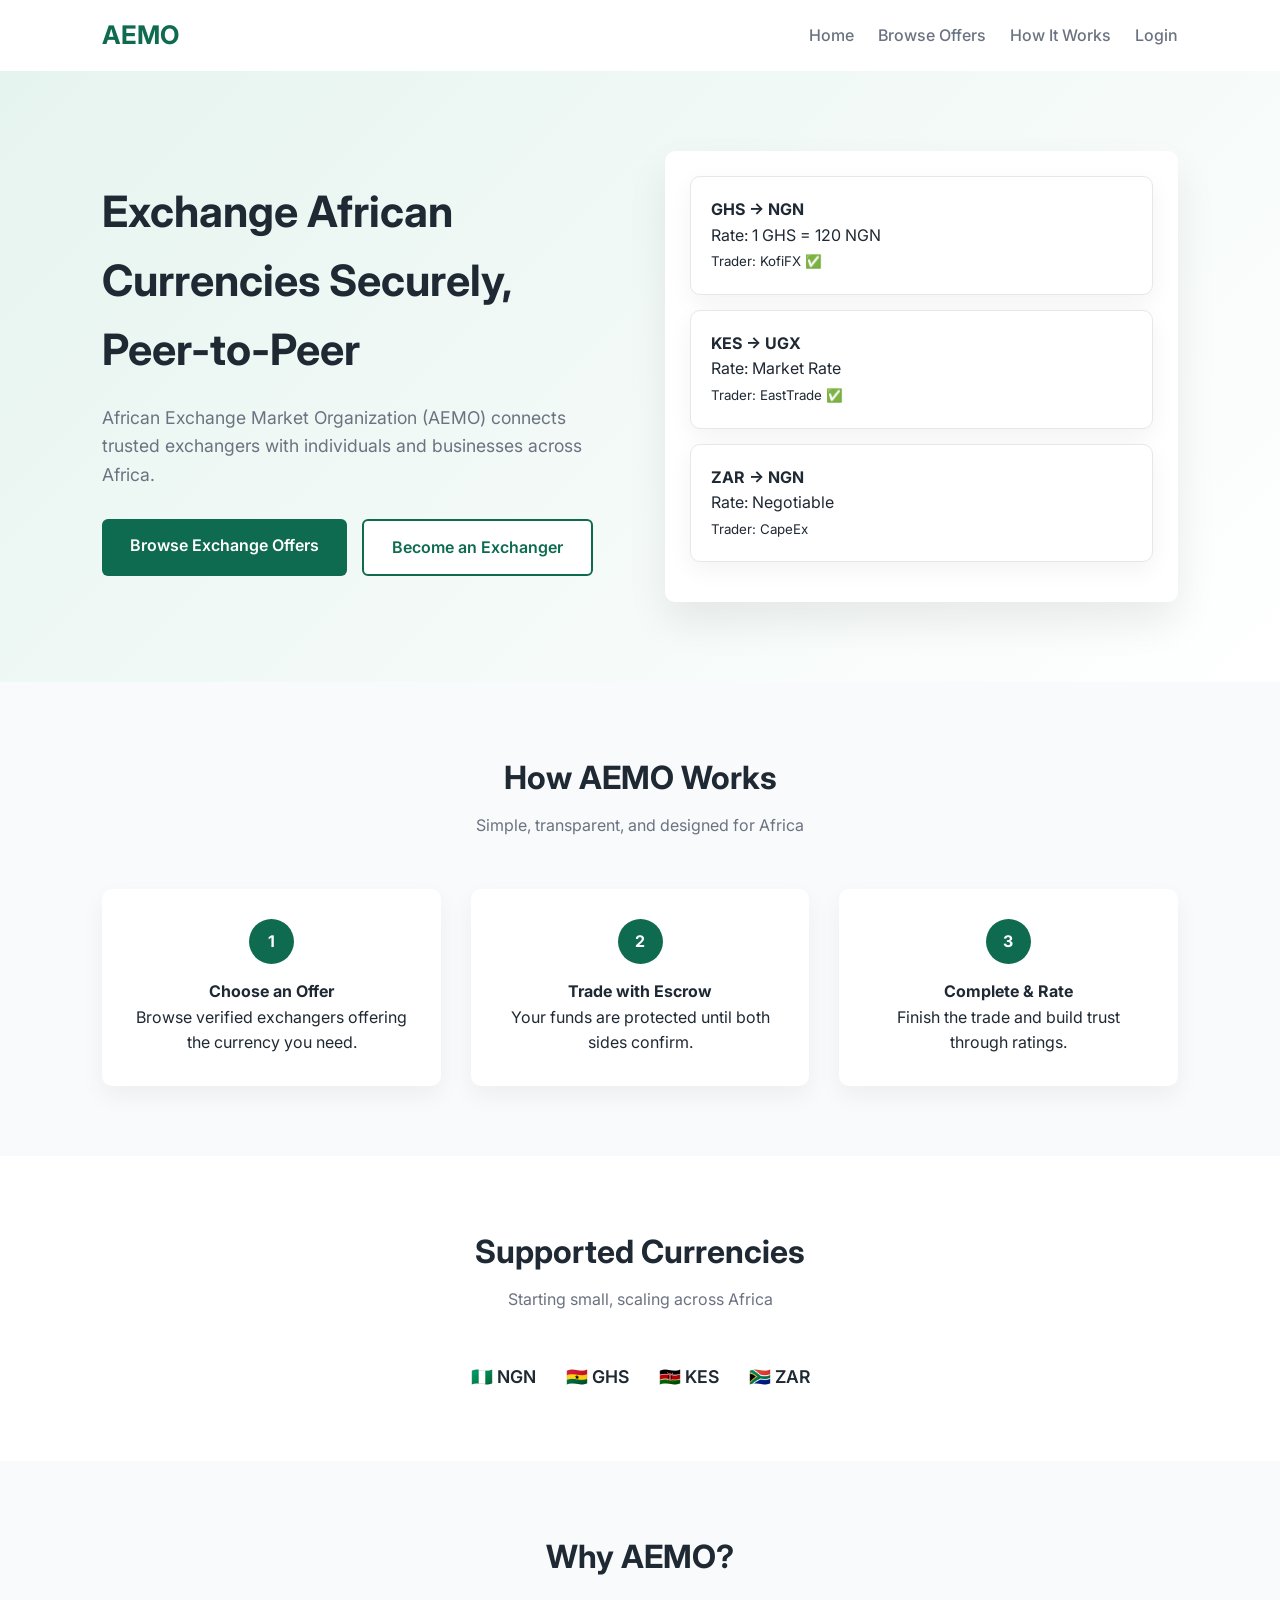
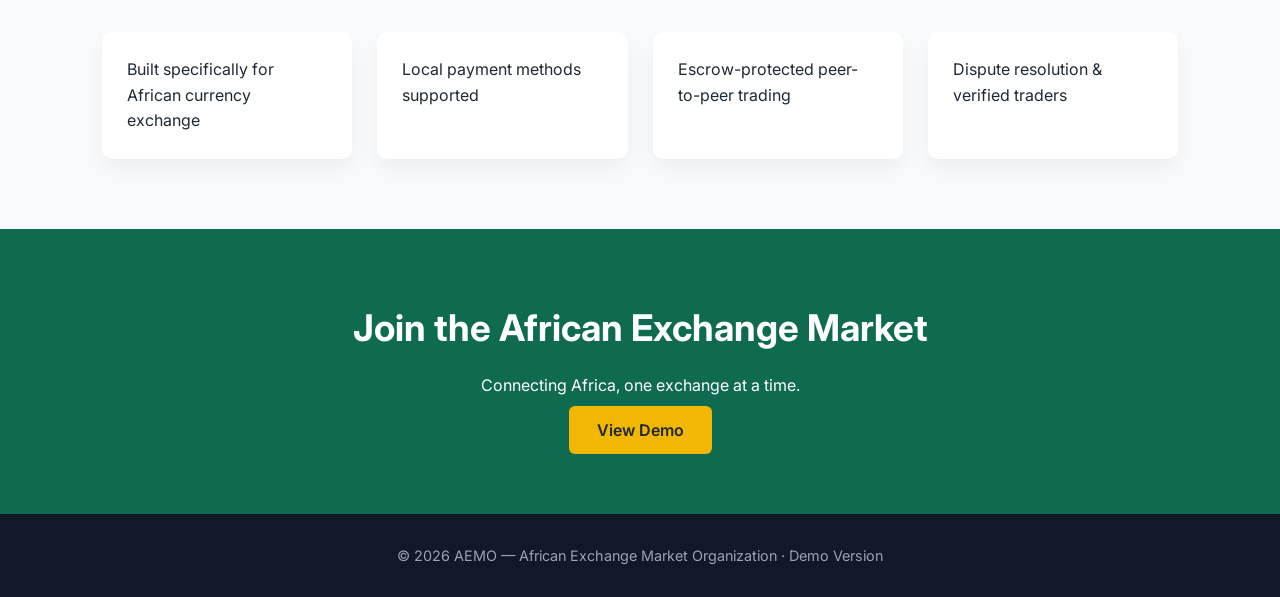
<file: index.html>
<!doctype html>
<html lang="en">
  <head>
    <meta charset="UTF-8" />
    <meta name="viewport" content="width=device-width, initial-scale=1.0" />
    <title>AEMO – African Exchange Market Organization</title>

    <!-- Google Font -->
    <link
      href="https://fonts.googleapis.com/css2?family=Inter:wght@300;400;500;600;700&display=swap"
      rel="stylesheet"
    />

    <!-- CSS -->
    <link rel="stylesheet" href="assest/css/stylesheet.css" />
  </head>
  <body>
    <!-- Header / Navigation -->
    <header class="header">
      <h1 class="logo">AEMO</h1>
      <nav class="nav">
        <a href="#">Home</a>
        <a href="offer.html">Browse Offers</a>
        <a href="#">How It Works</a>
        <a href="login.html">Login</a>
      </nav>
    </header>

    <!-- Hero Section -->
    <section class="hero">
      <div class="hero-text">
        <h2>Exchange African Currencies Securely, Peer-to-Peer</h2>
        <p>
          African Exchange Market Organization (AEMO) connects trusted
          exchangers with individuals and businesses across Africa.
        </p>

        <div class="hero-buttons">
          <a href="#" class="btn btn-primary">Browse Exchange Offers</a>
          <a href="#" class="btn btn-secondary">Become an Exchanger</a>
        </div>
      </div>

      <div class="hero-mockup">
        <div class="offer-card">
          <strong>GHS → NGN</strong>
          <p>Rate: 1 GHS = 120 NGN</p>
          <small>Trader: KofiFX ✅</small>
        </div>

        <div class="offer-card">
          <strong>KES → UGX</strong>
          <p>Rate: Market Rate</p>
          <small>Trader: EastTrade ✅</small>
        </div>

        <div class="offer-card">
          <strong>ZAR → NGN</strong>
          <p>Rate: Negotiable</p>
          <small>Trader: CapeEx</small>
        </div>
      </div>
    </section>

    <!-- How It Works -->
    <section class="section">
      <div class="section-title">
        <h3>How AEMO Works</h3>
        <p>Simple, transparent, and designed for Africa</p>
      </div>

      <div class="steps">
        <div class="step">
          <span>1</span>
          <h4>Choose an Offer</h4>
          <p>Browse verified exchangers offering the currency you need.</p>
        </div>

        <div class="step">
          <span>2</span>
          <h4>Trade with Escrow</h4>
          <p>Your funds are protected until both sides confirm.</p>
        </div>

        <div class="step">
          <span>3</span>
          <h4>Complete & Rate</h4>
          <p>Finish the trade and build trust through ratings.</p>
        </div>
      </div>
    </section>

    <!-- Supported Currencies -->
    <section class="section light">
      <div class="section-title">
        <h3>Supported Currencies</h3>
        <p>Starting small, scaling across Africa</p>
      </div>

      <div class="currencies">
        <span>🇳🇬 NGN</span>
        <span>🇬🇭 GHS</span>
        <span>🇰🇪 KES</span>
        <span>🇿🇦 ZAR</span>
      </div>
    </section>

    <!-- Why AEMO -->
    <section class="section">
      <div class="section-title">
        <h3>Why AEMO?</h3>
      </div>

      <div class="why">
        <div>Built specifically for African currency exchange</div>
        <div>Local payment methods supported</div>
        <div>Escrow-protected peer-to-peer trading</div>
        <div>Dispute resolution & verified traders</div>
      </div>
    </section>

    <!-- Call to Action -->
    <section class="cta">
      <h3>Join the African Exchange Market</h3>
      <p>Connecting Africa, one exchange at a time.</p>
      <a href="#" class="btn btn-cta">View Demo</a>
    </section>

    <!-- Footer -->
    <footer class="footer">
      © 2026 AEMO — African Exchange Market Organization · Demo Version
    </footer>

    <script src="assest/index.js"></script>
  </body>
</html>
</file>
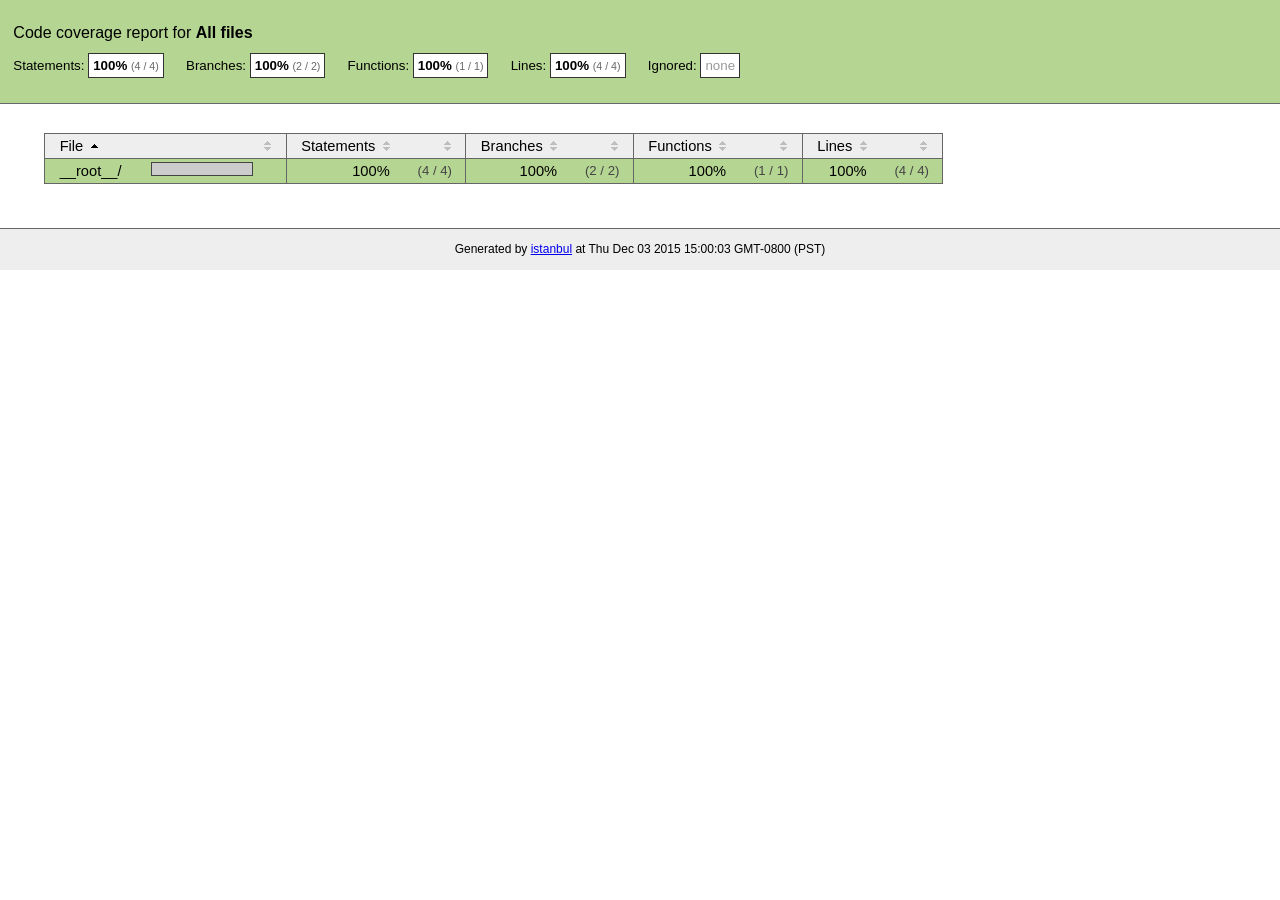
<file: backend/node_modules/unique-filename/coverage/index.html>
<!doctype html>
<html lang="en">
<head>
    <title>Code coverage report for All files</title>
    <meta charset="utf-8">
    <link rel="stylesheet" href="prettify.css">
    <link rel="stylesheet" href="base.css">
    <style type='text/css'>
        div.coverage-summary .sorter {
            background-image: url(sort-arrow-sprite.png);
        }
    </style>
</head>
<body>
<div class="header high">
    <h1>Code coverage report for <span class="entity">All files</span></h1>
    <h2>
        Statements: <span class="metric">100% <small>(4 / 4)</small></span> &nbsp;&nbsp;&nbsp;&nbsp;
        Branches: <span class="metric">100% <small>(2 / 2)</small></span> &nbsp;&nbsp;&nbsp;&nbsp;
        Functions: <span class="metric">100% <small>(1 / 1)</small></span> &nbsp;&nbsp;&nbsp;&nbsp;
        Lines: <span class="metric">100% <small>(4 / 4)</small></span> &nbsp;&nbsp;&nbsp;&nbsp;
        Ignored: <span class="metric"><span class="ignore-none">none</span></span> &nbsp;&nbsp;&nbsp;&nbsp;
    </h2>
    <div class="path"></div>
</div>
<div class="body">
<div class="coverage-summary">
<table>
<thead>
<tr>
   <th data-col="file" data-fmt="html" data-html="true" class="file">File</th>
   <th data-col="pic" data-type="number" data-fmt="html" data-html="true" class="pic"></th>
   <th data-col="statements" data-type="number" data-fmt="pct" class="pct">Statements</th>
   <th data-col="statements_raw" data-type="number" data-fmt="html" class="abs"></th>
   <th data-col="branches" data-type="number" data-fmt="pct" class="pct">Branches</th>
   <th data-col="branches_raw" data-type="number" data-fmt="html" class="abs"></th>
   <th data-col="functions" data-type="number" data-fmt="pct" class="pct">Functions</th>
   <th data-col="functions_raw" data-type="number" data-fmt="html" class="abs"></th>
   <th data-col="lines" data-type="number" data-fmt="pct" class="pct">Lines</th>
   <th data-col="lines_raw" data-type="number" data-fmt="html" class="abs"></th>
</tr>
</thead>
<tbody><tr>
	<td class="file high" data-value="__root__/"><a href="__root__/index.html">__root__/</a></td>
	<td data-value="100" class="pic high"><span class="cover-fill cover-full" style="width: 100px;"></span><span class="cover-empty" style="width:0px;"></span></td>
	<td data-value="100" class="pct high">100%</td>
	<td data-value="4" class="abs high">(4&nbsp;/&nbsp;4)</td>
	<td data-value="100" class="pct high">100%</td>
	<td data-value="2" class="abs high">(2&nbsp;/&nbsp;2)</td>
	<td data-value="100" class="pct high">100%</td>
	<td data-value="1" class="abs high">(1&nbsp;/&nbsp;1)</td>
	<td data-value="100" class="pct high">100%</td>
	<td data-value="4" class="abs high">(4&nbsp;/&nbsp;4)</td>
	</tr>

</tbody>
</table>
</div>
</div>
<div class="footer">
    <div class="meta">Generated by <a href="http://istanbul-js.org/" target="_blank">istanbul</a> at Thu Dec 03 2015 15:00:03 GMT-0800 (PST)</div>
</div>
<script src="prettify.js"></script>
<script>
window.onload = function () {
        if (typeof prettyPrint === 'function') {
            prettyPrint();
        }
};
</script>
<script src="sorter.js"></script>
</body>
</html>
</file>
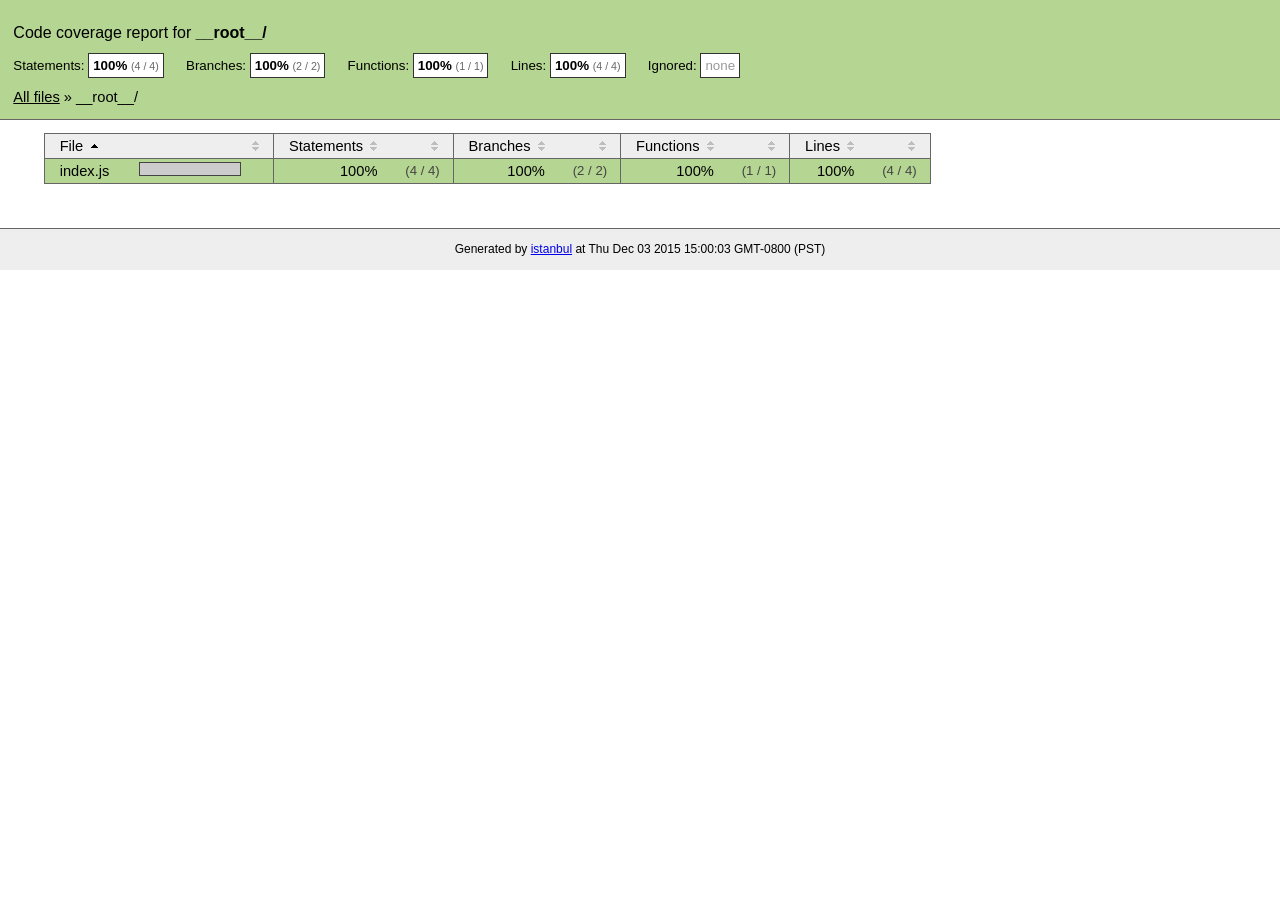
<file: backend/node_modules/unique-filename/coverage/__root__/index.html>
<!doctype html>
<html lang="en">
<head>
    <title>Code coverage report for __root__/</title>
    <meta charset="utf-8">
    <link rel="stylesheet" href="../prettify.css">
    <link rel="stylesheet" href="../base.css">
    <style type='text/css'>
        div.coverage-summary .sorter {
            background-image: url(../sort-arrow-sprite.png);
        }
    </style>
</head>
<body>
<div class="header high">
    <h1>Code coverage report for <span class="entity">__root__/</span></h1>
    <h2>
        Statements: <span class="metric">100% <small>(4 / 4)</small></span> &nbsp;&nbsp;&nbsp;&nbsp;
        Branches: <span class="metric">100% <small>(2 / 2)</small></span> &nbsp;&nbsp;&nbsp;&nbsp;
        Functions: <span class="metric">100% <small>(1 / 1)</small></span> &nbsp;&nbsp;&nbsp;&nbsp;
        Lines: <span class="metric">100% <small>(4 / 4)</small></span> &nbsp;&nbsp;&nbsp;&nbsp;
        Ignored: <span class="metric"><span class="ignore-none">none</span></span> &nbsp;&nbsp;&nbsp;&nbsp;
    </h2>
    <div class="path"><a href="../index.html">All files</a> &#187; __root__/</div>
</div>
<div class="body">
<div class="coverage-summary">
<table>
<thead>
<tr>
   <th data-col="file" data-fmt="html" data-html="true" class="file">File</th>
   <th data-col="pic" data-type="number" data-fmt="html" data-html="true" class="pic"></th>
   <th data-col="statements" data-type="number" data-fmt="pct" class="pct">Statements</th>
   <th data-col="statements_raw" data-type="number" data-fmt="html" class="abs"></th>
   <th data-col="branches" data-type="number" data-fmt="pct" class="pct">Branches</th>
   <th data-col="branches_raw" data-type="number" data-fmt="html" class="abs"></th>
   <th data-col="functions" data-type="number" data-fmt="pct" class="pct">Functions</th>
   <th data-col="functions_raw" data-type="number" data-fmt="html" class="abs"></th>
   <th data-col="lines" data-type="number" data-fmt="pct" class="pct">Lines</th>
   <th data-col="lines_raw" data-type="number" data-fmt="html" class="abs"></th>
</tr>
</thead>
<tbody><tr>
	<td class="file high" data-value="index.js"><a href="index.js.html">index.js</a></td>
	<td data-value="100" class="pic high"><span class="cover-fill cover-full" style="width: 100px;"></span><span class="cover-empty" style="width:0px;"></span></td>
	<td data-value="100" class="pct high">100%</td>
	<td data-value="4" class="abs high">(4&nbsp;/&nbsp;4)</td>
	<td data-value="100" class="pct high">100%</td>
	<td data-value="2" class="abs high">(2&nbsp;/&nbsp;2)</td>
	<td data-value="100" class="pct high">100%</td>
	<td data-value="1" class="abs high">(1&nbsp;/&nbsp;1)</td>
	<td data-value="100" class="pct high">100%</td>
	<td data-value="4" class="abs high">(4&nbsp;/&nbsp;4)</td>
	</tr>

</tbody>
</table>
</div>
</div>
<div class="footer">
    <div class="meta">Generated by <a href="http://istanbul-js.org/" target="_blank">istanbul</a> at Thu Dec 03 2015 15:00:03 GMT-0800 (PST)</div>
</div>
<script src="../prettify.js"></script>
<script>
window.onload = function () {
        if (typeof prettyPrint === 'function') {
            prettyPrint();
        }
};
</script>
<script src="../sorter.js"></script>
</body>
</html>
</file>
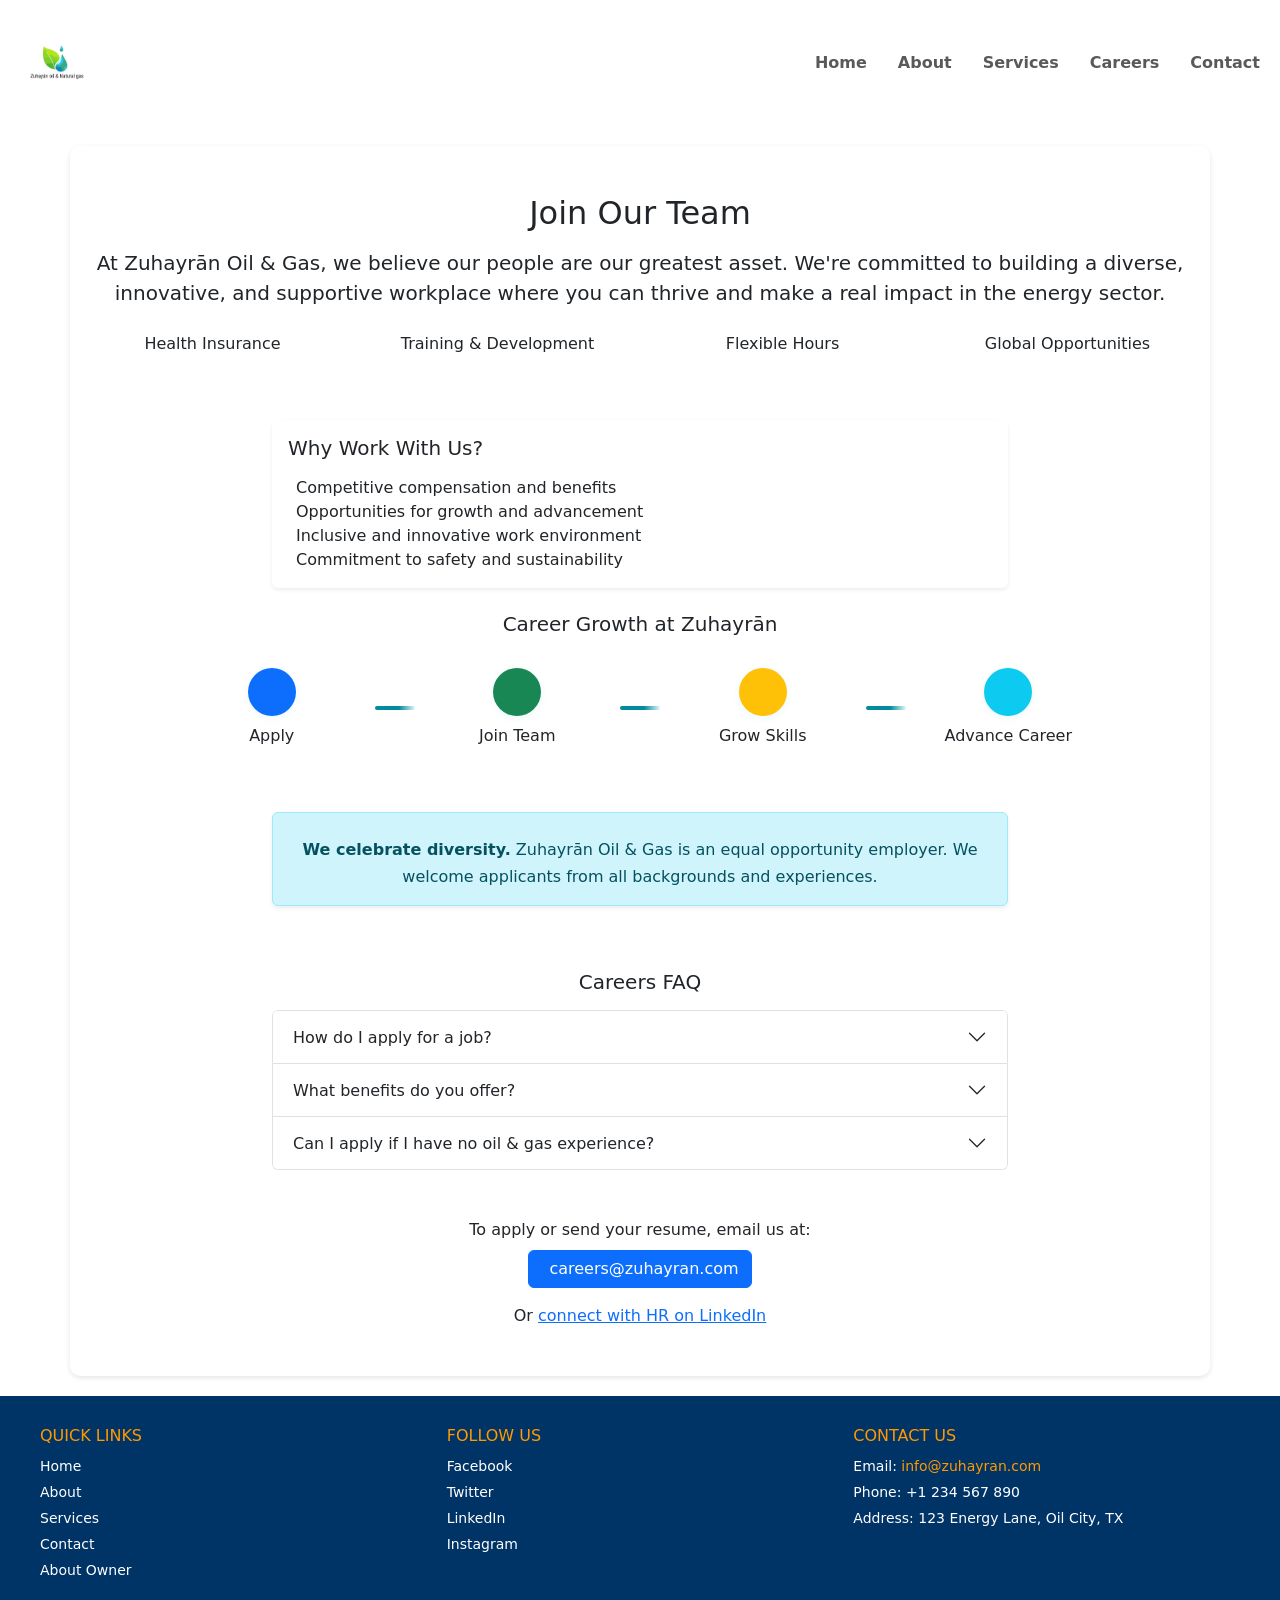
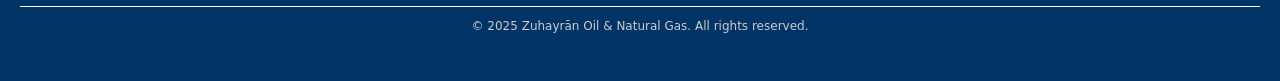
<file: careers.html>
<!doctype html>
<html lang="en">
  <head>
    <meta charset="UTF-8" />
    <meta name="viewport" content="width=device-width, initial-scale=1.0" />
    <title>Careers | Zuhayrān Oil & Gas</title>
    <link rel="stylesheet" href="main/styles.css" />
    <link
      href="https://cdn.jsdelivr.net/npm/bootstrap@5.3.0/dist/css/bootstrap.min.css"
      rel="stylesheet"
    />
    <script src="https://cdn.jsdelivr.net/npm/bootstrap@5.3.0/dist/js/bootstrap.bundle.min.js"></script>
    <style>
      /* Hamburger menu animation */
      .navbar-toggler {
        border: none !important;
        padding: 4px;
        width: 40px;
        height: 40px;
        position: relative;
        transition: all 0.3s ease;
      }

      .navbar-toggler:focus {
        box-shadow: none !important;
        outline: none;
      }

      .navbar-toggler-icon {
        background-image: none !important;
        position: relative;
        display: inline-block;
        width: 30px;
        height: 3px;
        background-color: black;
        transition: all 0.3s ease;
        vertical-align: middle;
      }

      .navbar-toggler-icon::before,
      .navbar-toggler-icon::after {
        content: "";
        position: absolute;
        left: 0;
        width: 30px;
        height: 3px;
        background-color: black;
        transition: all 0.3s ease;
      }

      .navbar-toggler-icon::before {
        top: -10px;
      }

      .navbar-toggler-icon::after {
        top: 10px;
      }

      /* X animation when menu is open */
      .navbar-toggler[aria-expanded="true"] .navbar-toggler-icon {
        background-color: transparent;
      }

      .navbar-toggler[aria-expanded="true"] .navbar-toggler-icon::before {
        top: 0;
        transform: rotate(45deg);
      }

      .navbar-toggler[aria-expanded="true"] .navbar-toggler-icon::after {
        top: 0;
        transform: rotate(-45deg);
      }

      /* Responsive nav */
      .nav-container {
        flex-wrap: wrap;
      }
      .nav-toggle {
        display: none;
        background: none;
        border: none;
        font-size: 2em;
        color: #003366;
        margin-left: auto;
      }
      @media (max-width: 900px) {
        .nav-container {
          flex-direction: column;
          align-items: flex-start;
        }
        nav ul {
          flex-direction: column;
          gap: 0;
          width: 100%;
          display: none;
          background: #003366;
          margin-top: 10px;
        }
        nav ul.show {
          display: flex;
        }
        nav ul li {
          width: 100%;
        }
        nav ul li a {
          display: block;
          padding: 12px 20px;
          border-radius: 0;
        }
        .nav-toggle {
          display: block;
        }
      }
      /* Responsive footer */
      @media (max-width: 900px) {
        .footer-container {
          flex-direction: column;
          align-items: center;
          gap: 30px;
        }
        .footer-links,
        .footer-socials,
        .footer-contact {
          min-width: 0;
          width: 100%;
          text-align: center;
        }
      }
      @media (max-width: 600px) {
        .container,
        .services,
        .stats,
        .about-grid,
        .gallery,
        .contact,
        .footer-container {
          padding-left: 5px !important;
          padding-right: 5px !important;
        }
        .header-top {
          font-size: 12px;
        }
      }
      .timeline {
        position: relative;
        margin: 2rem 0 1rem 0;
      }
      .timeline-step {
        flex: 1;
        min-width: 100px;
      }
      .timeline-icon {
        width: 48px;
        height: 48px;
        display: flex;
        align-items: center;
        justify-content: center;
        border-radius: 50%;
        margin: 0 auto 8px auto;
        font-size: 1.6em;
        box-shadow: 0 2px 8px rgba(2, 138, 158, 0.07);
      }
      .timeline-line {
        flex: 0 0 40px;
        height: 4px;
        background: linear-gradient(90deg, #028a9e 60%, #e0f7fa 100%);
        border-radius: 2px;
        margin: 0 8px;
        align-self: center;
      }
      @media (max-width: 767px) {
        .timeline {
          flex-direction: column !important;
        }
        .timeline-line {
          display: none !important;
        }
      }
      .nav-link {
        font-weight: bold;
      }
    </style>
  </head>
  <body>
    <nav class="navbar navbar-expand-lg navbar-light" style="background: white">
      <div class="container-fluid">
        <a class="navbar-brand logo" href="index.html"
          ><img src="logo/z logo.jpeg" alt="Zuhayrān" height="100"
        /></a>
        <button
          class="navbar-toggler"
          type="button"
          data-bs-toggle="collapse"
          data-bs-target="#mainNavbar"
          aria-controls="mainNavbar"
          aria-expanded="false"
          aria-label="Toggle navigation"
        >
          <span class="navbar-toggler-icon"></span>
        </button>
        <div class="collapse navbar-collapse" id="mainNavbar">
          <ul class="navbar-nav ms-auto mb-2 mb-lg-0">
            <li class="nav-item">
              <a class="nav-link" href="index.html">Home</a>
            </li>
            <li class="nav-item">
              <a class="nav-link" href="about.html">About</a>
            </li>
            <li class="nav-item">
              <a class="nav-link" href="services.html">Services</a>
            </li>
            <li class="nav-item">
              <a class="nav-link" href="careers.html">Careers</a>
            </li>
            <li class="nav-item">
              <a class="nav-link" href="contact.html">Contact</a>
            </li>
          </ul>
        </div>
      </div>
    </nav>
    <main>
      <div class="container py-5">
        <h2 class="text-center mb-3">Join Our Team</h2>
        <p class="lead text-center mb-4">
          At Zuhayrān Oil & Gas, we believe our people are our greatest asset.
          We're committed to building a diverse, innovative, and supportive
          workplace where you can thrive and make a real impact in the energy
          sector.
        </p>

        <!-- Benefits Grid -->
        <div class="row text-center mb-5">
          <div class="col-6 col-md-3 mb-3">
            <i class="bi bi-heart-pulse-fill text-danger fs-2"></i>
            <div>Health Insurance</div>
          </div>
          <div class="col-6 col-md-3 mb-3">
            <i class="bi bi-mortarboard-fill text-primary fs-2"></i>
            <div>Training & Development</div>
          </div>
          <div class="col-6 col-md-3 mb-3">
            <i class="bi bi-clock-history text-success fs-2"></i>
            <div>Flexible Hours</div>
          </div>
          <div class="col-6 col-md-3 mb-3">
            <i class="bi bi-globe2 text-warning fs-2"></i>
            <div>Global Opportunities</div>
          </div>
        </div>

        <!-- Why Work With Us Card -->
        <div class="row justify-content-center mb-4">
          <div class="col-md-8">
            <div class="card shadow-sm border-0">
              <div class="card-body">
                <h5 class="card-title mb-3">
                  <i class="bi bi-people-fill text-primary"></i> Why Work With
                  Us?
                </h5>
                <ul class="list-unstyled mb-0">
                  <li>
                    <i class="bi bi-check-circle-fill text-success me-2"></i>
                    Competitive compensation and benefits
                  </li>
                  <li>
                    <i class="bi bi-check-circle-fill text-success me-2"></i>
                    Opportunities for growth and advancement
                  </li>
                  <li>
                    <i class="bi bi-check-circle-fill text-success me-2"></i>
                    Inclusive and innovative work environment
                  </li>
                  <li>
                    <i class="bi bi-check-circle-fill text-success me-2"></i>
                    Commitment to safety and sustainability
                  </li>
                </ul>
              </div>
            </div>
          </div>
        </div>

        <!-- Career Growth Timeline -->
        <div class="row justify-content-center mb-5">
          <div class="col-md-10">
            <h5 class="text-center mb-3">
              <i class="bi bi-bar-chart-steps text-info"></i> Career Growth at
              Zuhayrān
            </h5>
            <div
              class="d-flex flex-column flex-md-row align-items-center justify-content-between timeline"
            >
              <div class="timeline-step text-center mb-4 mb-md-0">
                <div class="timeline-icon bg-primary text-white mb-2">
                  <i class="bi bi-person-plus-fill"></i>
                </div>
                <div>Apply</div>
              </div>
              <div class="timeline-line d-none d-md-block"></div>
              <div class="timeline-step text-center mb-4 mb-md-0">
                <div class="timeline-icon bg-success text-white mb-2">
                  <i class="bi bi-people-fill"></i>
                </div>
                <div>Join Team</div>
              </div>
              <div class="timeline-line d-none d-md-block"></div>
              <div class="timeline-step text-center mb-4 mb-md-0">
                <div class="timeline-icon bg-warning text-white mb-2">
                  <i class="bi bi-lightbulb-fill"></i>
                </div>
                <div>Grow Skills</div>
              </div>
              <div class="timeline-line d-none d-md-block"></div>
              <div class="timeline-step text-center">
                <div class="timeline-icon bg-info text-white mb-2">
                  <i class="bi bi-trophy-fill"></i>
                </div>
                <div>Advance Career</div>
              </div>
            </div>
          </div>
        </div>

        <!-- Diversity & Inclusion Statement -->
        <div class="row justify-content-center mb-5">
          <div class="col-md-8">
            <div class="alert alert-info shadow-sm text-center">
              <i class="bi bi-people text-primary fs-4"></i>
              <strong>We celebrate diversity.</strong> Zuhayrān Oil & Gas is an
              equal opportunity employer. We welcome applicants from all
              backgrounds and experiences.
            </div>
          </div>
        </div>

        <!-- FAQ Section -->
        <div class="row justify-content-center mb-5">
          <div class="col-md-8">
            <h5 class="mb-3 text-center">
              <i class="bi bi-question-circle-fill text-secondary"></i> Careers
              FAQ
            </h5>
            <div class="accordion" id="careersFAQ">
              <div class="accordion-item">
                <h2 class="accordion-header" id="faqOne">
                  <button
                    class="accordion-button collapsed"
                    type="button"
                    data-bs-toggle="collapse"
                    data-bs-target="#collapseOne"
                  >
                    How do I apply for a job?
                  </button>
                </h2>
                <div
                  id="collapseOne"
                  class="accordion-collapse collapse"
                  data-bs-parent="#careersFAQ"
                >
                  <div class="accordion-body">
                    Email your resume and cover letter to
                    <a href="mailto:careers@zuhayran.com"
                      >careers@zuhayran.com</a
                    >. We'll review your application and contact you if there's
                    a match.
                  </div>
                </div>
              </div>
              <div class="accordion-item">
                <h2 class="accordion-header" id="faqTwo">
                  <button
                    class="accordion-button collapsed"
                    type="button"
                    data-bs-toggle="collapse"
                    data-bs-target="#collapseTwo"
                  >
                    What benefits do you offer?
                  </button>
                </h2>
                <div
                  id="collapseTwo"
                  class="accordion-collapse collapse"
                  data-bs-parent="#careersFAQ"
                >
                  <div class="accordion-body">
                    We offer health insurance, training, flexible hours, global
                    opportunities, and more.
                  </div>
                </div>
              </div>
              <div class="accordion-item">
                <h2 class="accordion-header" id="faqThree">
                  <button
                    class="accordion-button collapsed"
                    type="button"
                    data-bs-toggle="collapse"
                    data-bs-target="#collapseThree"
                  >
                    Can I apply if I have no oil & gas experience?
                  </button>
                </h2>
                <div
                  id="collapseThree"
                  class="accordion-collapse collapse"
                  data-bs-parent="#careersFAQ"
                >
                  <div class="accordion-body">
                    Yes! We value diverse backgrounds and provide training for
                    new team members.
                  </div>
                </div>
              </div>
            </div>
          </div>
        </div>

        <!-- Contact HR Directly -->
        <div class="text-center">
          <p class="mb-2">To apply or send your resume, email us at:</p>
          <a href="mailto:careers@zuhayran.com" class="btn btn-primary mb-3"
            ><i class="bi bi-envelope-fill me-2"></i>careers@zuhayran.com</a
          >
          <p class="mb-0">
            Or
            <a
              href="https://www.linkedin.com/company/zuhayran-oil-gas/"
              target="_blank"
              rel="noopener"
              ><i class="bi bi-linkedin"></i> connect with HR on LinkedIn</a
            >
          </p>
        </div>
      </div>
    </main>
    <footer>
      <div class="footer-container">
        <div class="footer-links">
          <h4>Quick Links</h4>
          <ul>
            <li><a href="index.html">Home</a></li>
            <li><a href="about.html">About</a></li>
            <li><a href="services.html">Services</a></li>
            <li><a href="contact.html">Contact</a></li>
            <li>
              <a
                href="https://www.7daynews.blog/business.html"
                target="_blank"
                rel="noopener"
                >About Owner</a
              >
            </li>
          </ul>
        </div>
        <div class="footer-socials">
          <h4>Follow Us</h4>
          <ul>
            <li><a href="https://facebook.com" target="_blank">Facebook</a></li>
            <li><a href="https://twitter.com" target="_blank">Twitter</a></li>
            <li><a href="https://linkedin.com" target="_blank">LinkedIn</a></li>
            <li>
              <a href="https://instagram.com" target="_blank">Instagram</a>
            </li>
          </ul>
        </div>
        <div class="footer-contact">
          <h4>Contact Us</h4>
          <p>Email: <a href="mailto:info@zuhayran.com">info@zuhayran.com</a></p>
          <p>Phone: +1 234 567 890</p>
          <p>Address: 123 Energy Lane, Oil City, TX</p>
        </div>
      </div>
      <div class="footer-bottom">
        <p>&copy; 2025 Zuhayrān Oil & Natural Gas. All rights reserved.</p>
      </div>
    </footer>
  </body>
</html>
</file>
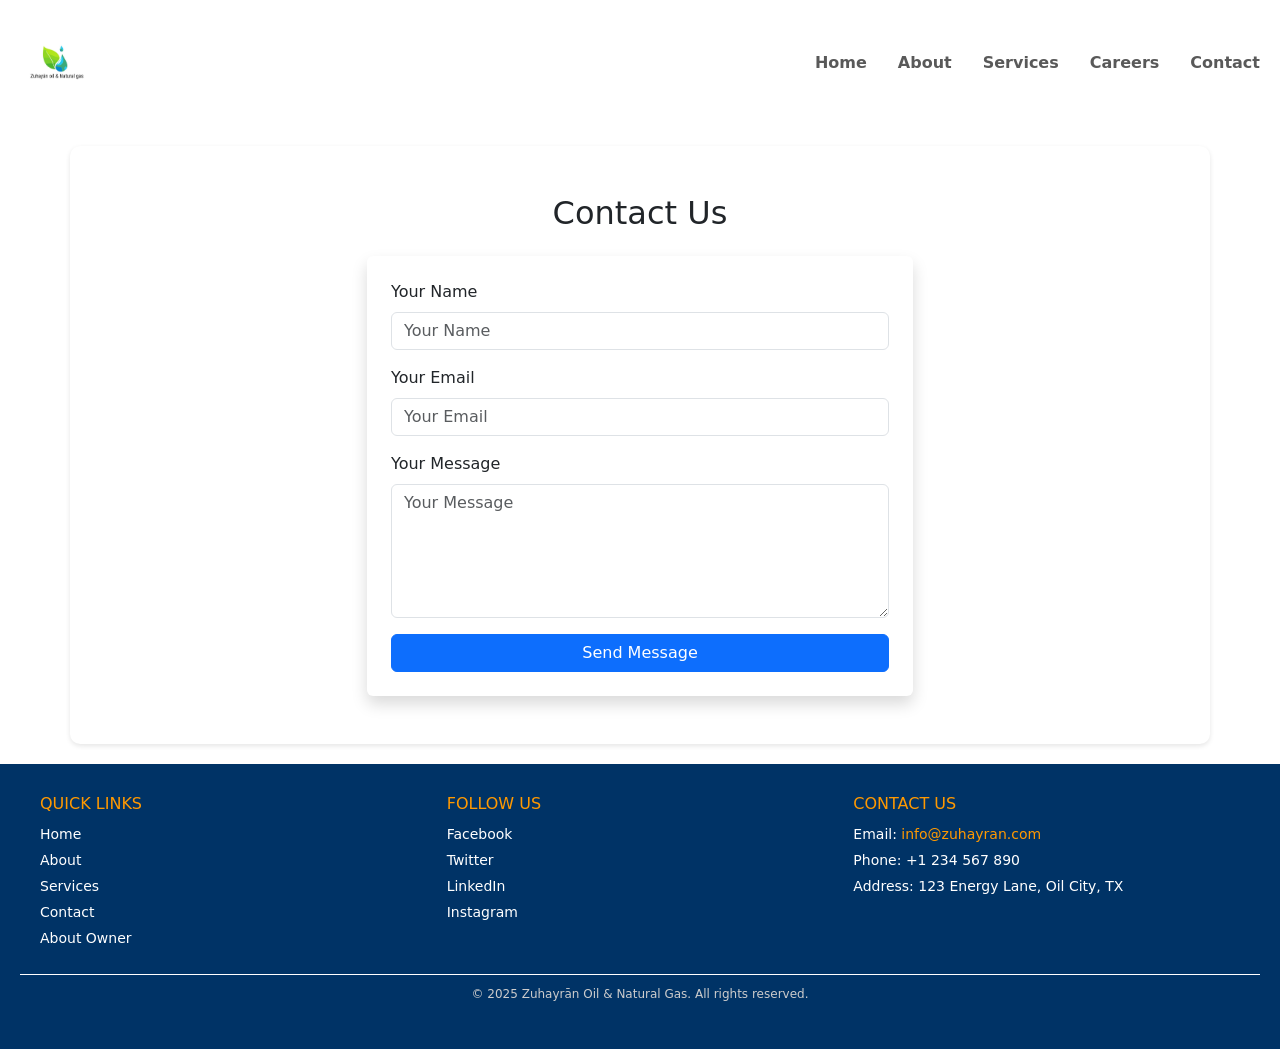
<file: contact.html>
<!doctype html>
<html lang="en">
  <head>
    <meta charset="UTF-8" />
    <meta name="viewport" content="width=device-width, initial-scale=1.0" />
    <title>Contact Us | Zuhayrān Oil & Gas</title>
    <link rel="stylesheet" href="main/styles.css" />
    <link
      href="https://cdn.jsdelivr.net/npm/bootstrap@5.3.0/dist/css/bootstrap.min.css"
      rel="stylesheet"
    />
    <script src="https://cdn.jsdelivr.net/npm/bootstrap@5.3.0/dist/js/bootstrap.bundle.min.js"></script>
    <style>
      /* Hamburger menu animation */
      .navbar-toggler {
        border: none !important;
        padding: 4px;
        width: 40px;
        height: 40px;
        position: relative;
        transition: all 0.3s ease;
      }

      .navbar-toggler:focus {
        box-shadow: none !important;
        outline: none;
      }

      .navbar-toggler-icon {
        background-image: none !important;
        position: relative;
        display: inline-block;
        width: 30px;
        height: 3px;
        background-color: black;
        transition: all 0.3s ease;
        vertical-align: middle;
      }

      .navbar-toggler-icon::before,
      .navbar-toggler-icon::after {
        content: "";
        position: absolute;
        left: 0;
        width: 30px;
        height: 3px;
        background-color: black;
        transition: all 0.3s ease;
      }

      .navbar-toggler-icon::before {
        top: -10px;
      }

      .navbar-toggler-icon::after {
        top: 10px;
      }

      /* X animation when menu is open */
      .navbar-toggler[aria-expanded="true"] .navbar-toggler-icon {
        background-color: transparent;
      }

      .navbar-toggler[aria-expanded="true"] .navbar-toggler-icon::before {
        top: 0;
        transform: rotate(45deg);
      }

      .navbar-toggler[aria-expanded="true"] .navbar-toggler-icon::after {
        top: 0;
        transform: rotate(-45deg);
      }

      /* Responsive nav */
      .nav-container {
        flex-wrap: wrap;
      }
      .nav-toggle {
        display: none;
        background: none;
        border: none;
        font-size: 2em;
        color: #003366;
        margin-left: auto;
      }
      @media (max-width: 900px) {
        .nav-container {
          flex-direction: column;
          align-items: flex-start;
        }
        nav ul {
          flex-direction: column;
          gap: 0;
          width: 100%;
          display: none;
          background: #003366;
          margin-top: 10px;
        }
        nav ul.show {
          display: flex;
        }
        nav ul li {
          width: 100%;
        }
        nav ul li a {
          display: block;
          padding: 12px 20px;
          border-radius: 0;
        }
        .nav-toggle {
          display: block;
        }
      }
      /* Responsive footer */
      @media (max-width: 900px) {
        .footer-container {
          flex-direction: column;
          align-items: center;
          gap: 30px;
        }
        .footer-links,
        .footer-socials,
        .footer-contact {
          min-width: 0;
          width: 100%;
          text-align: center;
        }
      }
      @media (max-width: 600px) {
        .container,
        .services,
        .stats,
        .about-grid,
        .gallery,
        .contact,
        .footer-container {
          padding-left: 5px !important;
          padding-right: 5px !important;
        }
        .header-top {
          font-size: 12px;
        }
      }
      .nav-link {
        font-weight: bold;
      }
    </style>
  </head>
  <body>
    <nav class="navbar navbar-expand-lg navbar-light" style="background: white">
      <div class="container-fluid">
        <a class="navbar-brand logo" href="index.html"
          ><img src="logo/z logo.jpeg" alt="Zuhayrān" height="100"
        /></a>
        <button
          class="navbar-toggler"
          type="button"
          data-bs-toggle="collapse"
          data-bs-target="#mainNavbar"
          aria-controls="mainNavbar"
          aria-expanded="false"
          aria-label="Toggle navigation"
        >
          <span class="navbar-toggler-icon"></span>
        </button>
        <div class="collapse navbar-collapse" id="mainNavbar">
          <ul class="navbar-nav ms-auto mb-2 mb-lg-0">
            <li class="nav-item">
              <a class="nav-link" href="index.html">Home</a>
            </li>
            <li class="nav-item">
              <a class="nav-link" href="about.html">About</a>
            </li>
            <li class="nav-item">
              <a class="nav-link" href="services.html">Services</a>
            </li>
            <li class="nav-item">
              <a class="nav-link" href="careers.html">Careers</a>
            </li>
            <li class="nav-item">
              <a class="nav-link" href="contact.html">Contact</a>
            </li>
          </ul>
        </div>
      </div>
    </nav>
    <main>
      <div class="container py-5">
        <h2 class="text-center mb-4">Contact Us</h2>
        <div class="row justify-content-center">
          <div class="col-md-6">
            <form
              method="post"
              action="mailto:info@zuhayran.com"
              class="p-4 shadow rounded bg-white"
            >
              <div class="mb-3">
                <label for="name" class="form-label">Your Name</label>
                <input
                  type="text"
                  class="form-control"
                  id="name"
                  name="name"
                  placeholder="Your Name"
                  required
                />
              </div>
              <div class="mb-3">
                <label for="email" class="form-label">Your Email</label>
                <input
                  type="email"
                  class="form-control"
                  id="email"
                  name="email"
                  placeholder="Your Email"
                  required
                />
              </div>
              <div class="mb-3">
                <label for="message" class="form-label">Your Message</label>
                <textarea
                  class="form-control"
                  id="message"
                  name="message"
                  rows="5"
                  placeholder="Your Message"
                  required
                ></textarea>
              </div>
              <button type="submit" class="btn btn-primary w-100">
                Send Message
              </button>
            </form>
          </div>
        </div>
      </div>
    </main>
    <footer>
      <div class="footer-container">
        <div class="footer-links">
          <h4>Quick Links</h4>
          <ul>
            <li><a href="index.html">Home</a></li>
            <li><a href="about.html">About</a></li>
            <li><a href="services.html">Services</a></li>
            <li><a href="contact.html">Contact</a></li>
            <li>
              <a
                href="https://www.7daynews.blog/business.html"
                target="_blank"
                rel="noopener"
                >About Owner</a
              >
            </li>
          </ul>
        </div>
        <div class="footer-socials">
          <h4>Follow Us</h4>
          <ul>
            <li><a href="https://facebook.com" target="_blank">Facebook</a></li>
            <li><a href="https://twitter.com" target="_blank">Twitter</a></li>
            <li><a href="https://linkedin.com" target="_blank">LinkedIn</a></li>
            <li>
              <a href="https://instagram.com" target="_blank">Instagram</a>
            </li>
          </ul>
        </div>
        <div class="footer-contact">
          <h4>Contact Us</h4>
          <p>Email: <a href="mailto:info@zuhayran.com">info@zuhayran.com</a></p>
          <p>Phone: +1 234 567 890</p>
          <p>Address: 123 Energy Lane, Oil City, TX</p>
        </div>
      </div>
      <div class="footer-bottom">
        <p>&copy; 2025 Zuhayrān Oil & Natural Gas. All rights reserved.</p>
      </div>
    </footer>
  </body>
</html>
</file>
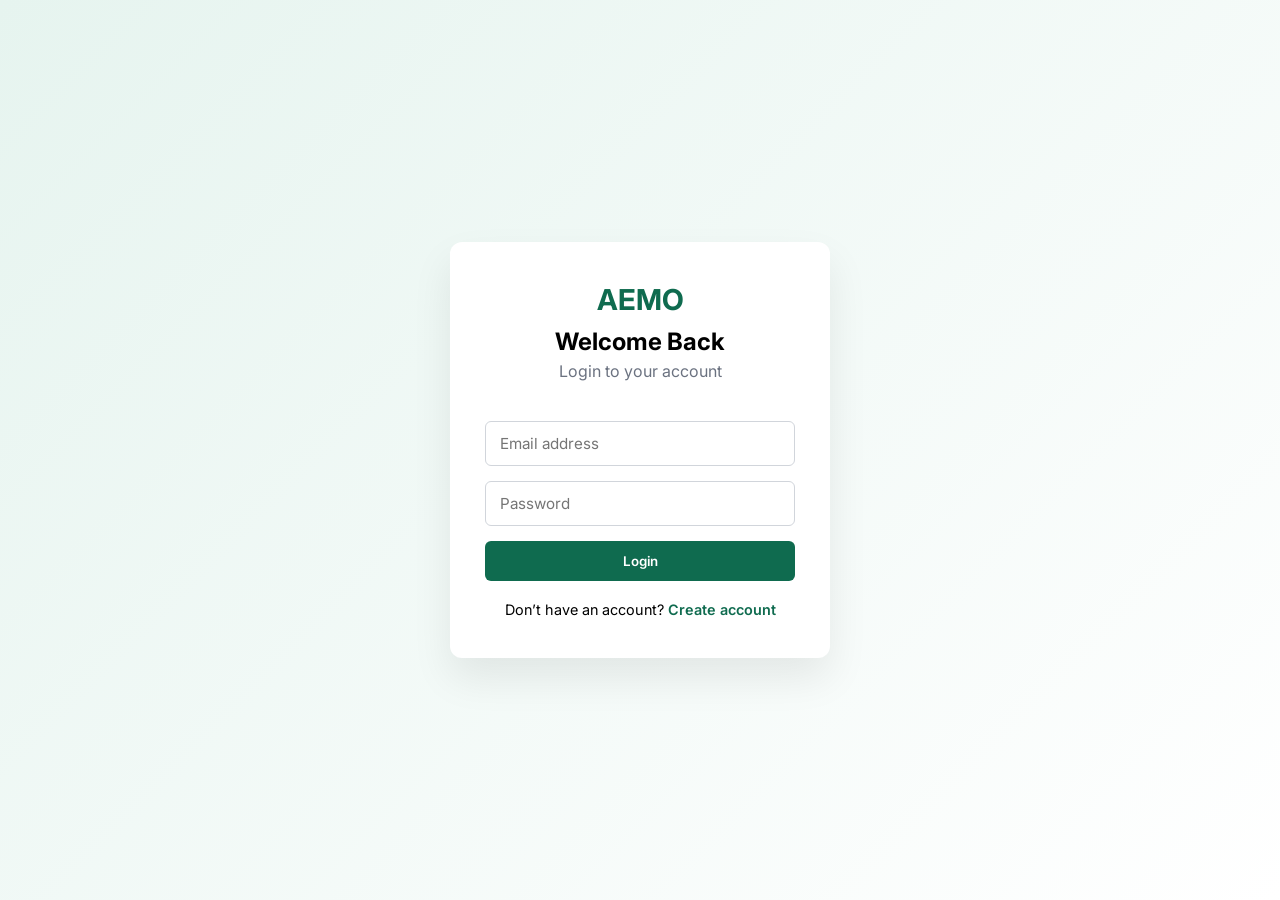
<file: dashboard.html>
<!doctype html>
<html lang="en">
  <head>
    <meta charset="UTF-8" />
    <title>AEMO Dashboard</title>
    <link rel="stylesheet" href="assest/css/dashboard.css" />
  </head>
  <body>
    <header class="header">
      <h1>AEMO</h1>
      <nav>
        <a href="marketplace.html">Marketplace</a>
        <a href="wallet.html">Wallet</a>
        <a href="trade.html">Trades</a>
        <button id="logoutBtn">Logout</button>
      </nav>
    </header>

    <main class="dashboard">
      <!-- BALANCE SECTION -->
      <section class="balance-card">
        <h2>Current Balance</h2>
        <p class="balance" id="balanceText">₦0.00</p>

        <div class="limits">
          <div>
            <span>Trading limit</span>
            <strong>Buy / Sell: 5,000,000</strong>
          </div>
          <div>
            <span>Send</span>
            <strong>5,000,000</strong>
          </div>
        </div>

        <button
          class="primary-btn"
          onclick="window.location.href = 'verify.html'"
        >
          Trade without limits
        </button>
      </section>

      <!-- QUICK ACTIONS -->
      <section class="quick-actions">
        <div class="action-card">
          <h3>Marketplace</h3>
          <p>Buy and sell African currencies.</p>
          <a href="marketplace.html">Go to marketplace</a>
        </div>

        <div class="action-card">
          <h3>Wallet</h3>
          <p>View balance or fund your account.</p>
          <a href="wallet.html">Open wallet</a>
        </div>

        <div class="action-card">
          <h3>Trades</h3>
          <p>View your transaction history.</p>
          <a href="trades.html">View trades</a>
        </div>
      </section>

      <!-- CURRENCIES -->
      <section class="list-section">
        <h3>Supported African Currencies</h3>
        <div class="tag-list">
          <span>NGN – Naira</span>
          <span>GHS – Cedi</span>
          <span>KES – Kenyan Shilling</span>
          <span>ZAR – Rand</span>
          <span>XOF – CFA Franc</span>
          <span>UGX – Ugandan Shilling</span>
          <span>EGP – Egyptian Pound</span>
        </div>
      </section>

      <!-- PAYMENT METHODS -->
      <section class="list-section">
        <h3>Supported Payment Methods</h3>
        <div class="tag-list">
          <span>Bank Transfer</span>
          <span>Mobile Money</span>
          <span>Cash Deposit</span>
          <span>USSD</span>
          <span>Local Payment Agents</span>
        </div>
      </section>
    </main>

    <script src="assest/dashboard.js" defer></script>
  </body>
</html>
</file>
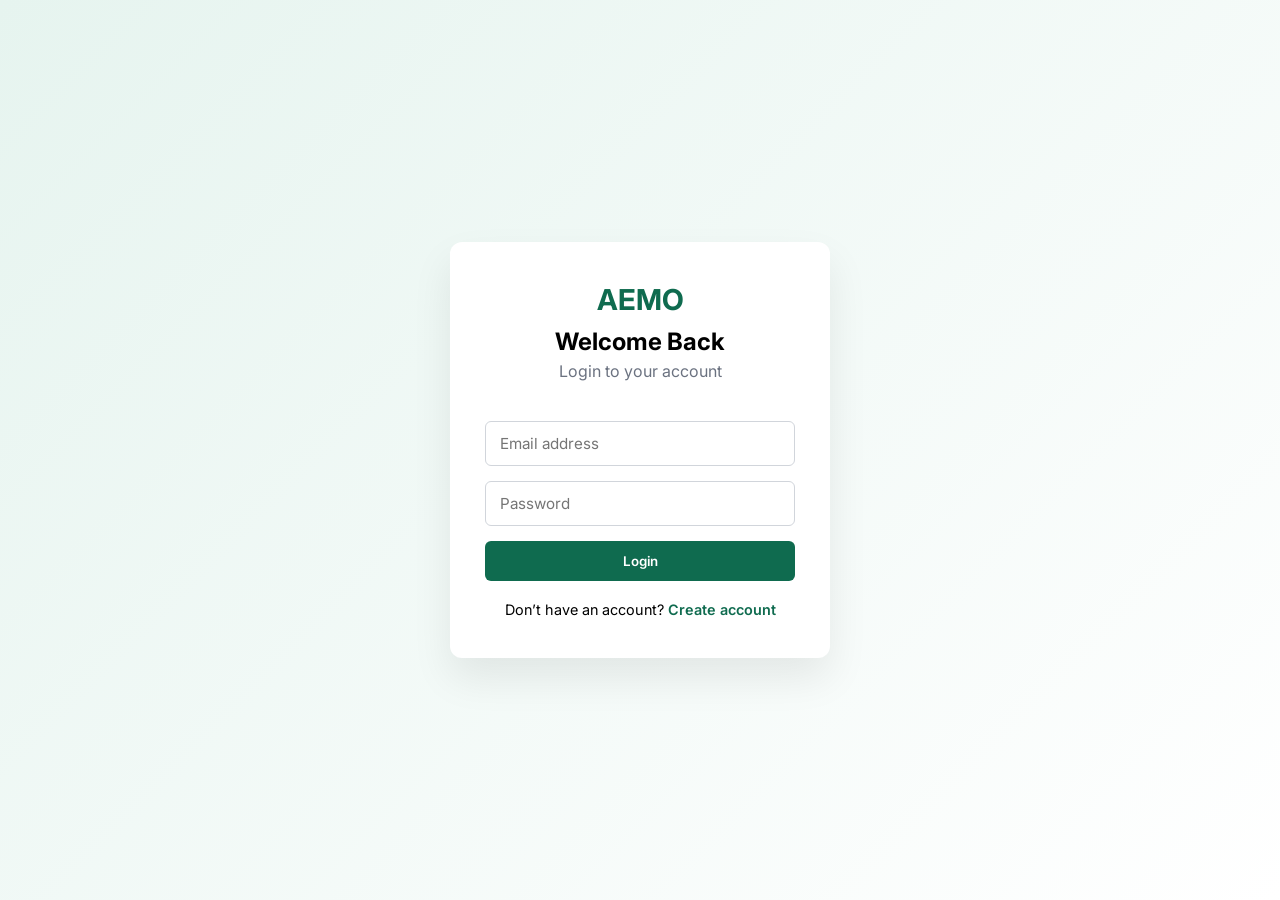
<file: login.html>
<!doctype html>
<html lang="en">
  <head>
    <meta charset="UTF-8" />
    <meta name="viewport" content="width=device-width, initial-scale=1.0" />
    <title>AEMO — Login</title>

    <link
      href="https://fonts.googleapis.com/css2?family=Inter:wght@400;500;600;700&display=swap"
      rel="stylesheet"
    />
    <link rel="stylesheet" href="assest/css/auth.css" />
  </head>
  <body>
    <div class="auth-container">
      <h1 class="logo">AEMO</h1>
      <h2>Welcome Back</h2>
      <p class="subtitle">Login to your account</p>

      <form id="loginForm">
        <input
          id="loginEmail"
          name="email"
          type="email"
          placeholder="Email address"
          required
        />
        <input
          id="loginPassword"
          name="password"
          type="password"
          placeholder="Password"
          required
        />

        <div
          id="loginError"
          style="
            display: none;
            color: #dc2626;
            margin-top: 8px;
            font-size: 0.95rem;
          "
        ></div>

        <button id="loginButton" type="submit">Login</button>
      </form>

      <p class="switch">
        Don’t have an account?
        <a href="register.html">Create account</a>
      </p>
    </div>

    <script src="assest/index.js"></script>
  </body>
</html>
</file>
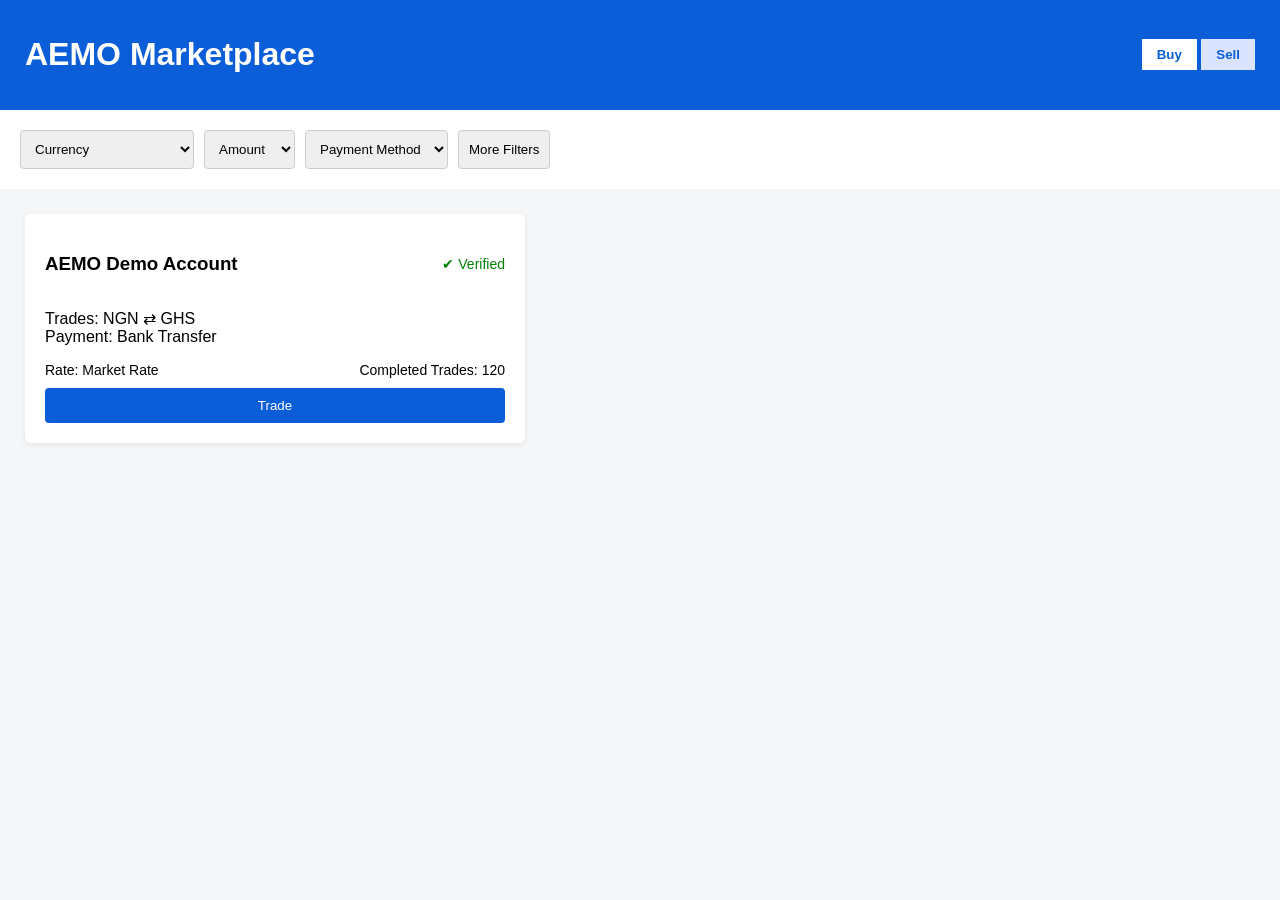
<file: marketplace.html>
<!doctype html>
<html lang="en">
  <head>
    <meta charset="UTF-8" />
    <title>AEMO Marketplace</title>
    <link rel="stylesheet" href="assest/css/marketplace.css" />
  </head>
  <body>
    <header class="market-header">
      <h1>AEMO Marketplace</h1>

      <div class="trade-toggle">
        <button class="active" id="buyBtn">Buy</button>
        <button id="sellBtn">Sell</button>
      </div>
    </header>

    <section class="filters">
      <select id="currencySelect">
        <option value="">Currency</option>
        <option value="NGN">Naira (NGN)</option>
        <option value="GHS">Cedi (GHS)</option>
        <option value="KES">Kenyan Shilling (KES)</option>
      </select>

      <select id="amountSelect">
        <option value="">Amount</option>
        <option value="10000">10,000</option>
        <option value="50000">50,000</option>
        <option value="100000">100,000</option>
        <option value="500000">500,000</option>
      </select>

      <select id="paymentSelect">
        <option value="">Payment Method</option>
        <option value="bank">Bank Transfer</option>
        <option value="mobile">Mobile Money</option>
        <option value="cash">Cash Deposit</option>
      </select>

      <button id="filterBtn">More Filters</button>
    </section>

    <!-- EXTRA FILTERS -->
    <section class="extra-filters hidden" id="extraFilters">
      <label> <input type="checkbox" /> Verified profiles only </label>
      <label> <input type="checkbox" /> Currently active traders </label>
      <label>
        <input type="checkbox" /> Traders with past successful trades
      </label>
    </section>

    <!-- TRADERS LIST -->
    <section class="traders">
      <div class="trader-card">
        <div class="trader-info">
          <h3>AEMO Demo Account</h3>
          <span class="verified">✔ Verified</span>
        </div>

        <p>
          Trades: NGN ⇄ GHS <br />
          Payment: Bank Transfer
        </p>

        <div class="trader-meta">
          <span>Rate: Market Rate</span>
          <span>Completed Trades: 120</span>
        </div>

        <button class="trade-btn">Trade</button>
      </div>
    </section>

    <!-- TRADE MODAL -->
    <div class="modal hidden" id="tradeModal">
      <div class="modal-box">
        <h2>Start Trade</h2>

        <p id="traderName">Trading with AEMO Demo Account</p>

        <input
          type="number"
          id="tradeAmount"
          placeholder="Enter amount"
          min="1"
        />

        <p class="escrow-text" id="escrowText"></p>

        <div class="modal-actions">
          <button id="cancelTrade">Cancel</button>
          <button id="confirmTrade">Confirm Trade</button>
        </div>
      </div>
    </div>

    <script src="assest/marketplace.js" defer></script>
  </body>
</html>
</file>
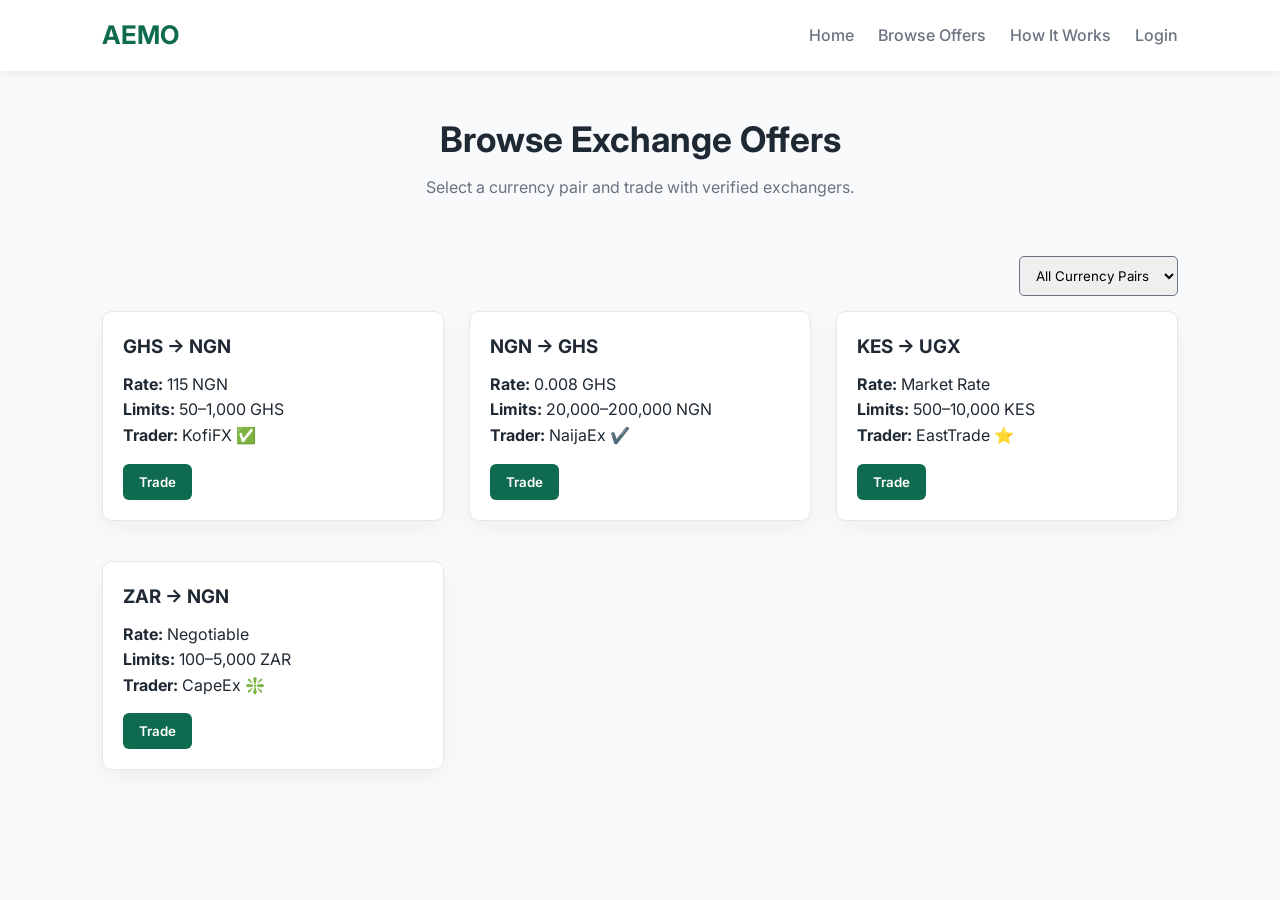
<file: offer.html>
<!doctype html>
<html lang="en">
  <head>
    <meta charset="UTF-8" />
    <meta name="viewport" content="width=device-width, initial-scale=1.0" />
    <title>AEMO — Browse Exchange Offers</title>

    <link
      href="https://fonts.googleapis.com/css2?family=Inter:wght@300;400;500;600;700&display=swap"
      rel="stylesheet"
    />
    <link rel="stylesheet" href="assest/css/stylesheet.css" />
  </head>
  <body>
    <!-- Header -->
    <header class="header">
      <h1 class="logo">AEMO</h1>
      <nav class="nav">
        <a href="index.html">Home</a>
        <a href="offers.html">Browse Offers</a>
        <a href="#">How It Works</a>
        <a href="login.html">Login</a>
      </nav>
    </header>

    <!-- Page Title -->
    <section class="page-title">
      <h2>Browse Exchange Offers</h2>
      <p>Select a currency pair and trade with verified exchangers.</p>
    </section>

    <!-- Filter Bar -->
    <section class="filter-section">
      <select id="currencyFilter">
        <option value="all">All Currency Pairs</option>
        <option value="GHS-NGN">GHS → NGN</option>
        <option value="NGN-GHS">NGN → GHS</option>
        <option value="KES-UGX">KES → UGX</option>
        <option value="ZAR-NGN">ZAR → NGN</option>
      </select>
    </section>

    <!-- Offers List -->
    <section class="offers-container" id="offersContainer">
      <!-- Template cards (JavaScript will show/hide) -->

      <div class="offer-card" data-pair="GHS-NGN">
        <h3>GHS → NGN</h3>
        <p><strong>Rate:</strong> 115 NGN</p>
        <p><strong>Limits:</strong> 50–1,000 GHS</p>
        <p><strong>Trader:</strong> KofiFX ✅</p>
        <button class="btn-trade" onclick="tradeDemo('GHS → NGN', 'KofiFX')">
          Trade
        </button>
      </div>

      <div class="offer-card" data-pair="NGN-GHS">
        <h3>NGN → GHS</h3>
        <p><strong>Rate:</strong> 0.008 GHS</p>
        <p><strong>Limits:</strong> 20,000–200,000 NGN</p>
        <p><strong>Trader:</strong> NaijaEx ✔️</p>
        <button class="btn-trade" onclick="tradeDemo('NGN → GHS', 'NaijaEx')">
          Trade
        </button>
      </div>

      <div class="offer-card" data-pair="KES-UGX">
        <h3>KES → UGX</h3>
        <p><strong>Rate:</strong> Market Rate</p>
        <p><strong>Limits:</strong> 500–10,000 KES</p>
        <p><strong>Trader:</strong> EastTrade ⭐</p>
        <button class="btn-trade" onclick="tradeDemo('KES → UGX', 'EastTrade')">
          Trade
        </button>
      </div>

      <div class="offer-card" data-pair="ZAR-NGN">
        <h3>ZAR → NGN</h3>
        <p><strong>Rate:</strong> Negotiable</p>
        <p><strong>Limits:</strong> 100–5,000 ZAR</p>
        <p><strong>Trader:</strong> CapeEx ❇️</p>
        <button class="btn-trade" onclick="tradeDemo('ZAR → NGN', 'CapeEx')">
          Trade
        </button>
      </div>
    </section>

    <!-- Trade Modal (hidden until needed) -->
    <div id="tradeModal" class="modal hidden">
      <div class="modal-content">
        <span class="close-btn" onclick="closeModal()">&times;</span>
        <h3>Start Trade</h3>
        <p id="tradeText"></p>
        <p><em>Demo Mode — no real trade.</em></p>
        <button class="btn-confirm" onclick="confirmTrade()">Confirm</button>
      </div>
    </div>

    <script src="assest/offer.js"></script>
  </body>
</html>
</file>
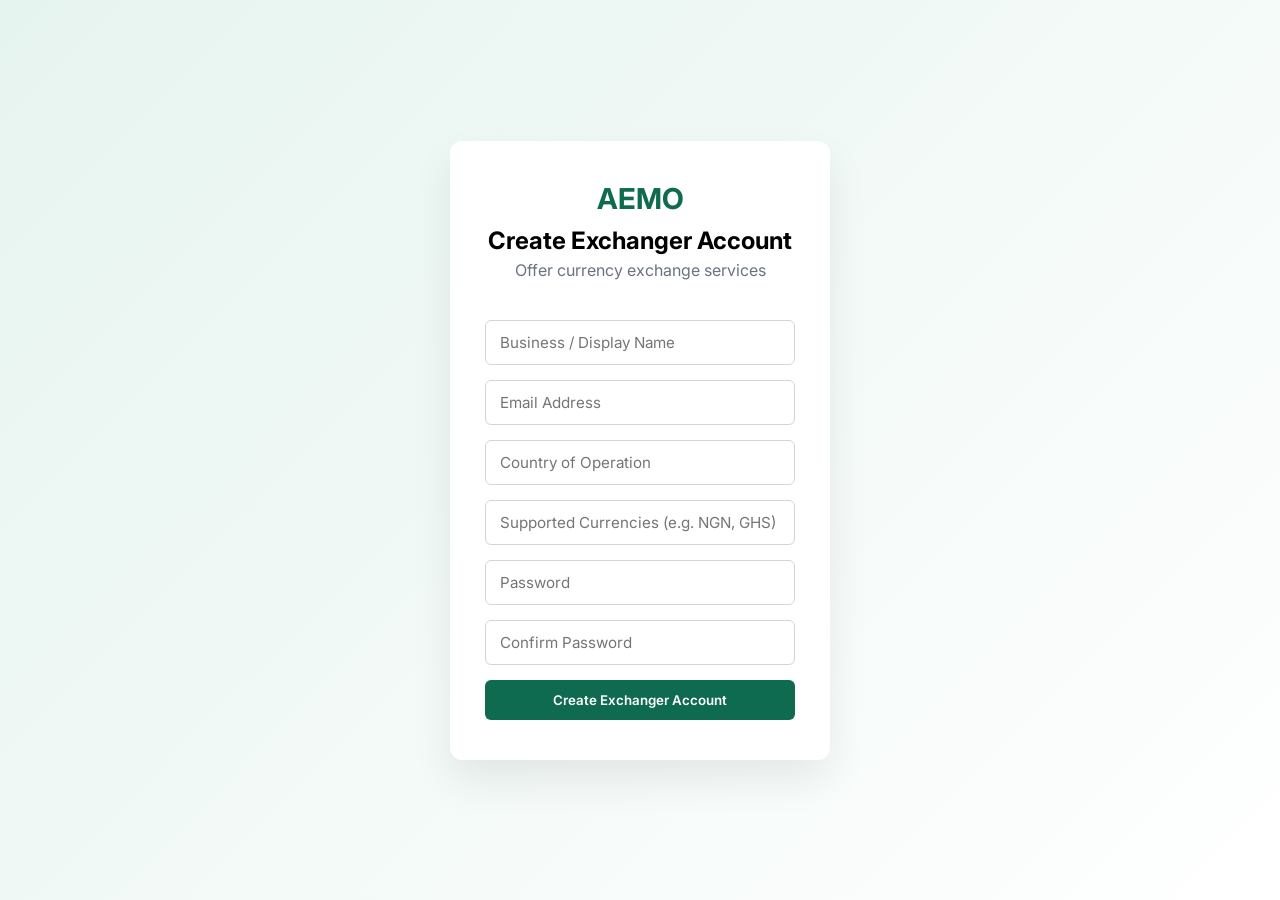
<file: register-exchanger.html>
<!doctype html>
<html lang="en">
  <head>
    <meta charset="UTF-8" />
    <meta name="viewport" content="width=device-width, initial-scale=1.0" />
    <title>AEMO — Exchanger Account</title>

    <link
      href="https://fonts.googleapis.com/css2?family=Inter:wght@400;500;600;700&display=swap"
      rel="stylesheet"
    />
    <!-- <link rel="stylesheet" href="css/global.css" /> -->
    <link rel="stylesheet" href="assest/css/auth.css" />
  </head>
  <body>
    <div class="auth-container">
      <h1 class="logo">AEMO</h1>
      <h2>Create Exchanger Account</h2>
      <p class="subtitle">Offer currency exchange services</p>
      <form id="exchangerRegisterForm">
        <input
          id="businessName"
          type="text"
          placeholder="Business / Display Name"
          required
        />
        <input id="email" type="email" placeholder="Email Address" required />
        <input
          id="country"
          type="text"
          placeholder="Country of Operation"
          required
        />
        <input
          id="currencies"
          type="text"
          placeholder="Supported Currencies (e.g. NGN, GHS)"
          required
        />
        <input id="password" type="password" placeholder="Password" required />
        <input
          id="confirmPassword"
          type="password"
          placeholder="Confirm Password"
          required
        />

        <button type="submit">Create Exchanger Account</button>
      </form>
    </div>

    <script src="assest/registerexchanger.js"></script>
  </body>
</html>
</file>
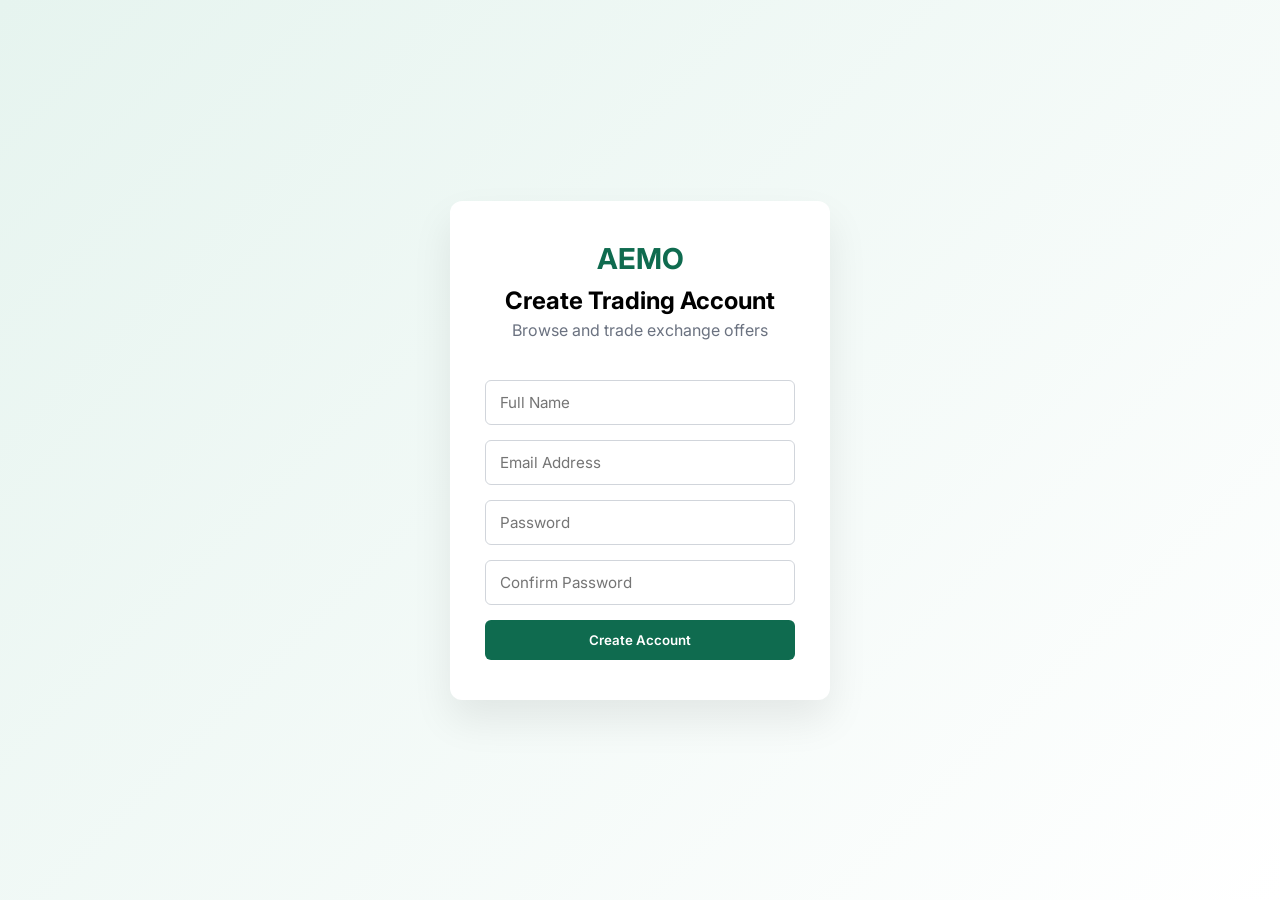
<file: register-user.html>
<!doctype html>
<html lang="en">
  <head>
    <meta charset="UTF-8" />
    <meta name="viewport" content="width=device-width, initial-scale=1.0" />
    <title>AEMO — Trading Account</title>

    <link
      href="https://fonts.googleapis.com/css2?family=Inter:wght@400;500;600;700&display=swap"
      rel="stylesheet"
    />
    <!-- <link rel="stylesheet" href="css/global.css" /> -->
    <link rel="stylesheet" href="assest/css/auth.css" />
  </head>
  <body>
    <div class="auth-container">
      <h1 class="logo">AEMO</h1>
      <h2>Create Trading Account</h2>
      <p class="subtitle">Browse and trade exchange offers</p>

      <form id="userRegisterForm">
        <input id="name" type="text" placeholder="Full Name" required />
        <input id="email" type="email" placeholder="Email Address" required />
        <input id="password" type="password" placeholder="Password" required />
        <input
          id="confirmPassword"
          type="password"
          placeholder="Confirm Password"
          required
        />

        <button type="submit">Create Account</button>
      </form>
    </div>

    <script src="assest/register.js"></script>
  </body>
</html>
</file>
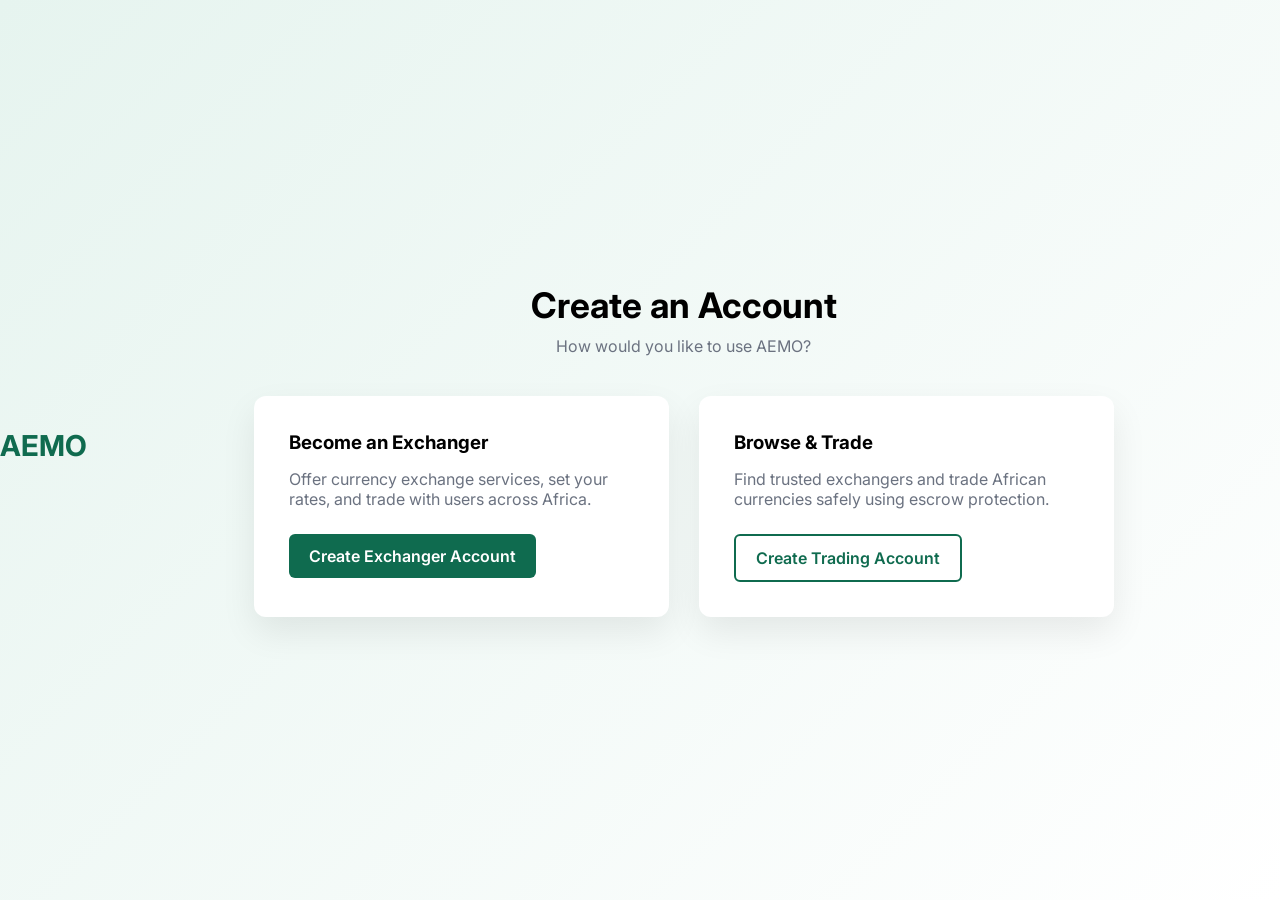
<file: register.html>
<!doctype html>
<html lang="en">
  <head>
    <meta charset="UTF-8" />
    <meta name="viewport" content="width=device-width, initial-scale=1.0" />
    <title>AEMO — Create Account</title>

    <link
      href="https://fonts.googleapis.com/css2?family=Inter:wght@400;500;600;700&display=swap"
      rel="stylesheet"
    />
    <!-- <link rel="stylesheet" href="css/global.css" /> -->
    <link rel="stylesheet" href="assest/css/auth.css" />
  </head>
  <body>
    <header class="header">
      <h1 class="logo">AEMO</h1>
    </header>

    <main class="choice-container">
      <h2>Create an Account</h2>
      <p class="subtitle">How would you like to use AEMO?</p>

      <div class="choices">
        <!-- Exchanger -->
        <div class="choice-card">
          <h3>Become an Exchanger</h3>
          <p>
            Offer currency exchange services, set your rates, and trade with
            users across Africa.
          </p>
          <a href="register-exchanger.html" class="btn primary">
            Create Exchanger Account
          </a>
        </div>

        <!-- Trader -->
        <div class="choice-card">
          <h3>Browse & Trade</h3>
          <p>
            Find trusted exchangers and trade African currencies safely using
            escrow protection.
          </p>
          <a href="register-user.html" class="btn outline">
            Create Trading Account
          </a>
        </div>
      </div>
    </main>
    <script src="assest/register.js"></script>
  </body>
</html>
</file>
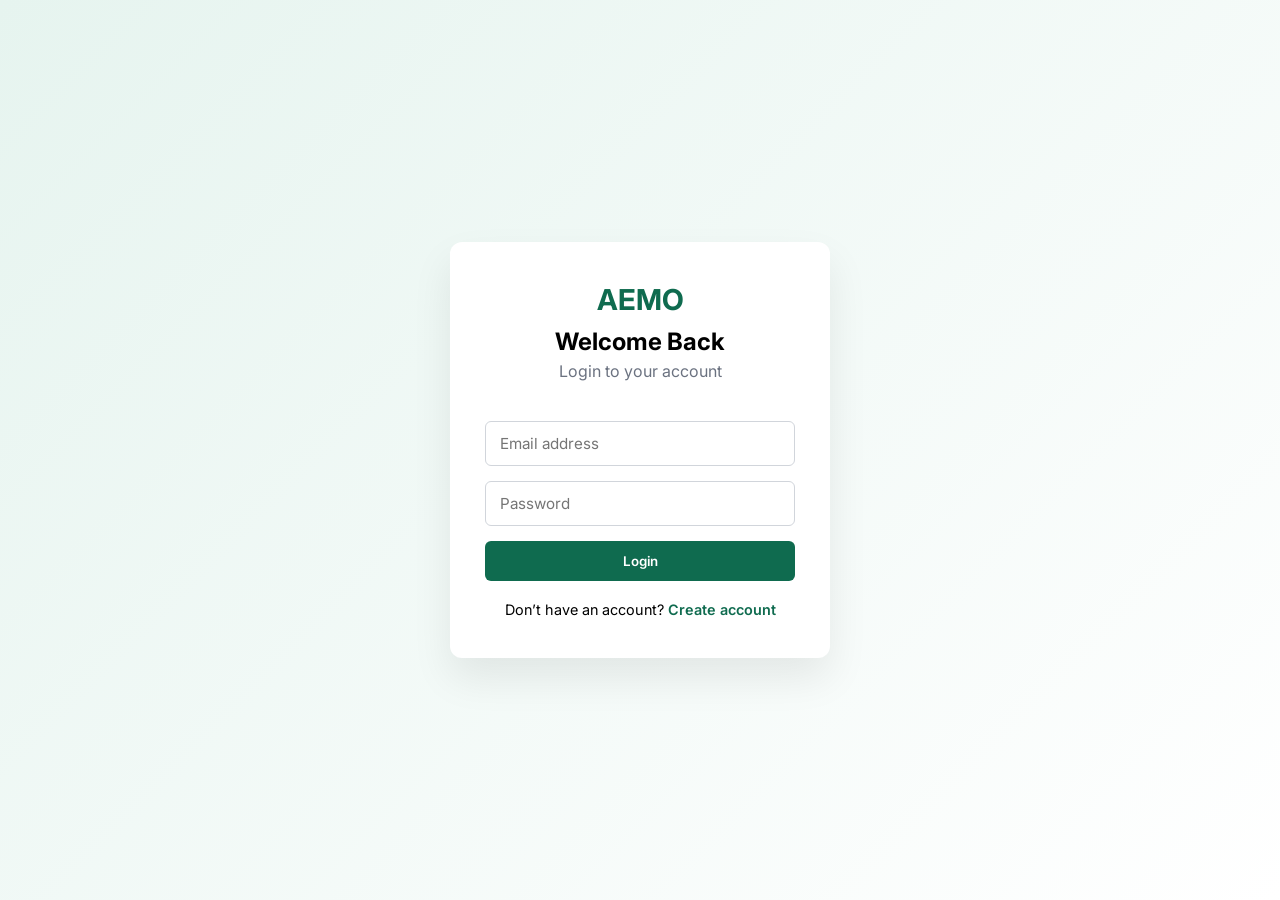
<file: trade.html>
<!doctype html>
<html lang="en">
  <head>
    <meta charset="UTF-8" />
    <title>AEMO Trades</title>
    <link rel="stylesheet" href="assest/css/trade.css" />
  </head>
  <body>
    <header class="trade-header">
      <button id="backBtn">← Back</button>

      <h1>Trade History</h1>
    </header>

    <main class="trade-container">
      <!-- HISTORY TABLE -->

      <section class="history-section">
        <h2>Your Transactions</h2>

        <table>
          <thead>
            <tr>
              <th>Date</th>
              <th>Pair</th>
              <th>Amount</th>
              <th>Status</th>
            </tr>
          </thead>

          <tbody id="tradeTable">
            <!-- JS FILLS THIS -->
          </tbody>
        </table>
      </section>

      <!-- INFO SECTION -->

      <section class="info-section">
        <h2>How Trading Works on AEMO</h2>

        <ol>
          <li>Select a verified trader from the marketplace.</li>

          <li>Enter the amount you want to exchange.</li>

          <li>Funds are held securely in AEMO escrow.</li>

          <li>The exchanger completes the currency transfer.</li>

          <li>You confirm receipt before funds are released.</li>

          <li>Both users rate the transaction.</li>
        </ol>

        <p class="security-note">
          🔒 AEMO protects users with escrow and verification systems to prevent
          fraud.
        </p>
      </section>
    </main>

    <script src="assest/trade.js" defer></script>
  </body>
</html>
</file>
<file: assest/css/stylesheet.css>
:root {
  --primary: #0f6b4f;
  --secondary: #f2b705;
  --dark: #1f2933;
  --light: #f9fafb;
  --gray: #6b7280;
}

* {
  box-sizing: border-box;
  margin: 0;
  padding: 0;
  font-family: "Inter", sans-serif;
}

body {
  background: var(--light);
  color: var(--dark);
  line-height: 1.6;
}

/* Header */
.header {
  background: #ffffff;
  padding: 20px 8%;
  display: flex;
  justify-content: space-between;
  align-items: center;
  box-shadow: 0 2px 10px rgba(0, 0, 0, 0.05);
}

.logo {
  color: var(--primary);
  font-size: 1.5rem;
  font-weight: 700;
}

.nav a {
  margin-left: 20px;
  text-decoration: none;
  color: var(--gray);
  font-weight: 500;
}

.nav a:hover {
  color: var(--primary);
}

/* Hero */
.hero {
  padding: 80px 8%;
  display: grid;
  grid-template-columns: 1fr 1fr;
  gap: 50px;
  align-items: center;
  background: linear-gradient(135deg, #e6f4ef, #ffffff);
}

.hero-text h2 {
  font-size: 2.7rem;
  margin-bottom: 20px;
}

.hero-text p {
  font-size: 1.1rem;
  color: var(--gray);
  margin-bottom: 30px;
}

.hero-buttons {
  display: flex;
  gap: 15px;
}

/* Buttons */
.btn {
  padding: 14px 28px;
  border-radius: 6px;
  text-decoration: none;
  font-weight: 600;
}

.btn-primary {
  background: var(--primary);
  color: #ffffff;
}

.btn-secondary {
  background: #ffffff;
  color: var(--primary);
  border: 2px solid var(--primary);
}

.btn-cta {
  background: var(--secondary);
  color: var(--dark);
}

/* Mockup Cards */
.hero-mockup {
  background: #ffffff;
  padding: 25px;
  border-radius: 10px;
  box-shadow: 0 20px 40px rgba(0, 0, 0, 0.08);
}

.offer-card {
  border: 1px solid #e5e7eb;
  border-radius: 8px;
  padding: 15px;
  margin-bottom: 15px;
}

/* Sections */
.section {
  padding: 70px 8%;
}

.section.light {
  background: #ffffff;
}

.section-title {
  text-align: center;
  margin-bottom: 50px;
}

.section-title h3 {
  font-size: 2rem;
  margin-bottom: 10px;
}

.section-title p {
  color: var(--gray);
}

/* Steps */
.steps {
  display: grid;
  grid-template-columns: repeat(3, 1fr);
  gap: 30px;
}

.step {
  background: #ffffff;
  padding: 30px;
  border-radius: 10px;
  text-align: center;
  box-shadow: 0 10px 25px rgba(0, 0, 0, 0.05);
}

.step span {
  display: inline-block;
  width: 45px;
  height: 45px;
  background: var(--primary);
  color: #ffffff;
  border-radius: 50%;
  line-height: 45px;
  font-weight: 700;
  margin-bottom: 15px;
}

/* Currencies */
.currencies {
  display: flex;
  justify-content: center;
  gap: 30px;
  font-size: 1.1rem;
  font-weight: 600;
}

/* Why AEMO */
.why {
  display: grid;
  grid-template-columns: repeat(4, 1fr);
  gap: 25px;
}

.why div {
  background: #ffffff;
  padding: 25px;
  border-radius: 10px;
  box-shadow: 0 10px 25px rgba(0, 0, 0, 0.05);
}

/* CTA */
.cta {
  background: var(--primary);
  color: #ffffff;
  text-align: center;
  padding: 70px 8%;
}

.cta h3 {
  font-size: 2.3rem;
  margin-bottom: 15px;
}

.cta p {
  margin-bottom: 20px;
}

/* Footer */
.footer {
  background: #111827;
  color: #9ca3af;
  text-align: center;
  padding: 30px;
  font-size: 0.9rem;
}

/* Responsive */
@media (max-width: 900px) {
  .hero {
    grid-template-columns: 1fr;
  }

  .steps,
  .why {
    grid-template-columns: 1fr;
  }
}

/* Offers page css */

:root {
  --primary: #0f6b4f;
  --secondary: #f2b705;
  --dark: #1f2933;
  --light: #f9fafb;
  --gray: #6b7280;
}

/* Reset */
* {
  box-sizing: border-box;
  margin: 0;
  padding: 0;
  font-family: "Inter", sans-serif;
}

body {
  background: var(--light);
  color: var(--dark);
  line-height: 1.6;
}

/* Header */
.header {
  background: white;
  padding: 15px 8%;
  display: flex;
  justify-content: space-between;
  align-items: center;
  box-shadow: 0 2px 10px rgba(0, 0, 0, 0.08);
}

.logo {
  color: var(--primary);
  font-size: 1.6rem;
  font-weight: 700;
}

.nav a {
  margin-left: 20px;
  color: var(--gray);
  text-decoration: none;
  font-weight: 500;
}

.nav a:hover {
  color: var(--primary);
}

/* Title */
.page-title {
  text-align: center;
  padding: 40px 8%;
}

.page-title h2 {
  font-size: 2.2rem;
  margin-bottom: 8px;
}

.page-title p {
  color: var(--gray);
}

/* Filter */
.filter-section {
  padding: 15px 8%;
  text-align: right;
}

.filter-section select {
  padding: 10px 12px;
  border-radius: 5px;
  border: 1px solid var(--gray);
}

/* Offers */
.offers-container {
  display: grid;
  grid-template-columns: repeat(auto-fit, minmax(260px, 1fr));
  gap: 25px;
  padding: 0 8% 50px;
}

.offer-card {
  background: white;
  padding: 20px;
  border-radius: 10px;
  box-shadow: 0 8px 25px rgba(0, 0, 0, 0.05);
  text-align: left;
}

.offer-card h3 {
  margin-bottom: 10px;
}

.btn-trade {
  margin-top: 15px;
  padding: 10px 16px;
  background: var(--primary);
  color: white;
  border: none;
  border-radius: 6px;
  cursor: pointer;
  font-weight: 600;
}

.btn-trade:hover {
  background: var(--secondary);
  color: var(--dark);
}

/* Modal */
.modal {
  position: fixed;
  top: 0;
  left: 0;
  width: 100%;
  height: 100%;
  background: rgba(0, 0, 0, 0.5);
  display: flex;
  justify-content: center;
  align-items: center;
}

.hidden {
  display: none;
}

.modal-content {
  background: white;
  padding: 25px 30px;
  border-radius: 10px;
  width: 90%;
  max-width: 400px;
  text-align: center;
}

.close-btn {
  float: right;
  font-size: 1.5rem;
  cursor: pointer;
}

.btn-confirm {
  padding: 10px 18px;
  background: var(--secondary);
  border: none;
  border-radius: 6px;
  font-weight: 600;
  cursor: pointer;
  margin-top: 15px;
}

/* login and create account */
/* 

:root {
  --primary: #0f6b4f;
  --secondary: #f2b705;
  --dark: #1f2933;
  --gray: #6b7280;
  --light: #f9fafb;
}

* {
  box-sizing: border-box;
  margin: 0;
  padding: 0;
  font-family: "Inter", sans-serif;
}

body {
  background: linear-gradient(135deg, #e6f4ef, #ffffff);
  height: 100vh;
  display: flex;
  justify-content: center;
  align-items: center;
}

.auth-container {
  background: white;
  padding: 40px 35px;
  width: 100%;
  max-width: 380px;
  border-radius: 12px;
  box-shadow: 0 20px 40px rgba(0, 0, 0, 0.08);
  text-align: center;
}

.logo {
  color: var(--primary);
  font-size: 1.8rem;
  font-weight: 700;
  margin-bottom: 10px;
}

h2 {
  margin-bottom: 5px;
}

.subtitle {
  color: var(--gray);
  margin-bottom: 25px;
}

form input {
  width: 100%;
  padding: 12px 14px;
  margin-bottom: 15px;
  border-radius: 6px;
  border: 1px solid #d1d5db;
  font-size: 0.95rem;
}

form input:focus {
  outline: none;
  border-color: var(--primary);
}

form button {
  width: 100%;
  padding: 12px;
  background: var(--primary);
  color: white;
  border: none;
  border-radius: 6px;
  font-weight: 600;
  cursor: pointer;
}

form button:hover {
  background: var(--secondary);
  color: var(--dark);
}

.switch {
  margin-top: 20px;
  font-size: 0.9rem;
}

.switch a {
  color: var(--primary);
  font-weight: 600;
  text-decoration: none;
} */
</file>
<file: backend/node_modules/unique-filename/coverage/prettify.css>
.pln{color:#000}@media screen{.str{color:#080}.kwd{color:#008}.com{color:#800}.typ{color:#606}.lit{color:#066}.pun,.opn,.clo{color:#660}.tag{color:#008}.atn{color:#606}.atv{color:#080}.dec,.var{color:#606}.fun{color:red}}@media print,projection{.str{color:#060}.kwd{color:#006;font-weight:bold}.com{color:#600;font-style:italic}.typ{color:#404;font-weight:bold}.lit{color:#044}.pun,.opn,.clo{color:#440}.tag{color:#006;font-weight:bold}.atn{color:#404}.atv{color:#060}}pre.prettyprint{padding:2px;border:1px solid #888}ol.linenums{margin-top:0;margin-bottom:0}li.L0,li.L1,li.L2,li.L3,li.L5,li.L6,li.L7,li.L8{list-style-type:none}li.L1,li.L3,li.L5,li.L7,li.L9{background:#eee}
</file>
<file: backend/node_modules/unique-filename/coverage/base.css>
body, html {
    margin:0; padding: 0;
}
body {
    font-family: Helvetica Neue, Helvetica,Arial;
    font-size: 10pt;
}
div.header, div.footer {
    background: #eee;
    padding: 1em;
}
div.header {
    z-index: 100;
    position: fixed;
    top: 0;
    border-bottom: 1px solid #666;
    width: 100%;
}
div.footer {
    border-top: 1px solid #666;
}
div.body {
    margin-top: 10em;
}
div.meta {
    font-size: 90%;
    text-align: center;
}
h1, h2, h3 {
    font-weight: normal;
}
h1 {
    font-size: 12pt;
}
h2 {
    font-size: 10pt;
}
pre {
    font-family: Consolas, Menlo, Monaco, monospace;
    margin: 0;
    padding: 0;
    line-height: 1.3;
    font-size: 14px;
    -moz-tab-size: 2;
    -o-tab-size:  2;
    tab-size: 2;
}

div.path { font-size: 110%; }
div.path a:link, div.path a:visited { color: #000; }
table.coverage { border-collapse: collapse; margin:0; padding: 0 }

table.coverage td {
    margin: 0;
    padding: 0;
    color: #111;
    vertical-align: top;
}
table.coverage td.line-count {
    width: 50px;
    text-align: right;
    padding-right: 5px;
}
table.coverage td.line-coverage {
    color: #777 !important;
    text-align: right;
    border-left: 1px solid #666;
    border-right: 1px solid #666;
}

table.coverage td.text {
}

table.coverage td span.cline-any {
    display: inline-block;
    padding: 0 5px;
    width: 40px;
}
table.coverage td span.cline-neutral {
    background: #eee;
}
table.coverage td span.cline-yes {
    background: #b5d592;
    color: #999;
}
table.coverage td span.cline-no {
    background: #fc8c84;
}

.cstat-yes { color: #111; }
.cstat-no { background: #fc8c84; color: #111; }
.fstat-no { background: #ffc520; color: #111 !important; }
.cbranch-no { background:  yellow !important; color: #111; }

.cstat-skip { background: #ddd; color: #111; }
.fstat-skip { background: #ddd; color: #111 !important; }
.cbranch-skip { background: #ddd !important; color: #111; }

.missing-if-branch {
    display: inline-block;
    margin-right: 10px;
    position: relative;
    padding: 0 4px;
    background: black;
    color: yellow;
}

.skip-if-branch {
    display: none;
    margin-right: 10px;
    position: relative;
    padding: 0 4px;
    background: #ccc;
    color: white;
}

.missing-if-branch .typ, .skip-if-branch .typ {
    color: inherit !important;
}

.entity, .metric { font-weight: bold; }
.metric { display: inline-block; border: 1px solid #333; padding: 0.3em; background: white; }
.metric small { font-size: 80%; font-weight: normal; color: #666; }

div.coverage-summary table { border-collapse: collapse; margin: 3em; font-size: 110%; }
div.coverage-summary td, div.coverage-summary table  th { margin: 0; padding: 0.25em 1em; border-top: 1px solid #666; border-bottom: 1px solid #666; }
div.coverage-summary th { text-align: left; border: 1px solid #666; background: #eee; font-weight: normal; }
div.coverage-summary th.file { border-right: none !important; }
div.coverage-summary th.pic { border-left: none !important; text-align: right; }
div.coverage-summary th.pct { border-right: none !important; }
div.coverage-summary th.abs { border-left: none !important; text-align: right; }
div.coverage-summary td.pct { text-align: right; border-left: 1px solid #666; }
div.coverage-summary td.abs { text-align: right; font-size: 90%; color: #444; border-right: 1px solid #666; }
div.coverage-summary td.file { border-left: 1px solid #666; white-space: nowrap;  }
div.coverage-summary td.pic { min-width: 120px !important;  }
div.coverage-summary a:link { text-decoration: none; color: #000; }
div.coverage-summary a:visited { text-decoration: none; color: #777; }
div.coverage-summary a:hover { text-decoration: underline; }
div.coverage-summary tfoot td { border-top: 1px solid #666; }

div.coverage-summary .sorter {
    height: 10px;
    width: 7px;
    display: inline-block;
    margin-left: 0.5em;
    background: url(sort-arrow-sprite.png) no-repeat scroll 0 0 transparent;
}
div.coverage-summary .sorted .sorter {
    background-position: 0 -20px;
}
div.coverage-summary .sorted-desc .sorter {
    background-position: 0 -10px;
}

.high { background: #b5d592 !important; }
.medium { background: #ffe87c !important; }
.low { background: #fc8c84 !important; }

span.cover-fill, span.cover-empty {
    display:inline-block;
    border:1px solid #444;
    background: white;
    height: 12px;
}
span.cover-fill {
    background: #ccc;
    border-right: 1px solid #444;
}
span.cover-empty {
    background: white;
    border-left: none;
}
span.cover-full {
    border-right: none !important;
}
pre.prettyprint {
    border: none !important;
    padding: 0 !important;
    margin: 0 !important;
}
.com { color: #999 !important; }
.ignore-none { color: #999; font-weight: normal; }
</file>
<file: main/styles.css>
/* Gallery Section */
.gallery {
  padding: 50px 20px;
  text-align: center;
}
.gallery-grid {
  display: flex;
  gap: 15px;
  flex-wrap: wrap;
  justify-content: center;
}
.gallery-grid img {
  max-width: 300px;
  border-radius: 10px;
  box-shadow: 0 2px 5px rgba(0, 0, 0, 0.1);
  transition: transform 0.3s ease;
}
.gallery-grid img:hover {
  transform: scale(1.05);
}
a {
  text-decoration: none;
  color: #003366;
  transition: color 0.3s ease;
}
a:hover {
  color: #0056b3;
}
body {
  font-family: "Roboto", Arial, sans-serif;
  margin: 0;
  padding: 0;
  line-height: 1.6;
  color: #333;
  background-color: #f9f9f9;
}
h1,
h2,
h3 {
  margin: 0;
  color: #003366;
}
header {
  background: #003366;
  color: #fff;
  padding: 15px 20px;
  box-shadow: 0 2px 5px rgba(0, 0, 0, 0.1);
}
.header-top {
  text-align: center;
  font-size: 14px;
  margin-bottom: 10px;
  font-style: italic;
}
.nav-container {
  display: flex;
  justify-content: space-between;
  align-items: center;
  padding: 10px 20px;
}
.logo {
  font-size: 22px;
  font-weight: bold;
  letter-spacing: 1px;
}
nav ul {
  list-style: none;
  display: flex;
  gap: 15px;
  margin: 0;
  padding: 0;
}
nav ul li {
  display: inline;
}
nav ul li a {
  color: #fff;
  font-weight: normal;
  font-size: 14px;
  padding: 5px 8px;
  border-radius: 3px;
  transition: background 0.3s ease;
  text-decoration: none;
}
nav ul li a:hover {
  background: #0056b3;
}
.hero {
  background: url("../img/field-with-oil-pump-jacks-surrounded-by-greenery-cloudy-sky-sunlight.jpg")
    no-repeat center center/cover;
  color: #fff;
  text-align: center;
  padding: 260px 20px;
  position: relative;
}
.hero::after {
  content: "";
  position: absolute;
  top: 0;
  left: 0;
  width: 100%;
  height: 100%;
  background: rgba(0, 0, 0, 0.5);
  z-index: 1;
}
.hero-content {
  position: relative;
  z-index: 2;
}
.hero-content h1 {
  font-size: 50px;
  margin-bottom: 20px;
  text-shadow: 2px 2px 5px rgba(0, 0, 0, 0.5);
}
.hero-content p {
  font-size: 20px;
  margin-bottom: 30px;
}
.cta-button {
  background: #ff9900;
  color: #fff;
  padding: 12px 25px;
  border: none;
  border-radius: 5px;
  font-size: 18px;
  text-decoration: none;
  cursor: pointer;
  transition: background 0.3s ease;
}
.cta-button:hover {
  background: #cc7a00;
}
.stats {
  background: #f4f4f4;
  padding: 50px 20px;
  text-align: center;
}
.stats-container {
  display: flex;
  justify-content: space-around;
  flex-wrap: wrap;
  gap: 20px;
}
.stat-item h3 {
  font-size: 40px;
  color: #003366;
}
.stat-item p {
  font-size: 16px;
  color: #666;
}
.container {
  padding: 50px 20px;
  background: #fff;
  box-shadow: 0 2px 5px rgba(0, 0, 0, 0.1);
  margin: 20px auto;
  max-width: 1200px;
  border-radius: 10px;
}
.about-grid {
  display: flex;
  gap: 30px;
  align-items: center;
  flex-wrap: wrap;
}
.about-content {
  flex: 1;
  display: flex;
  flex-direction: column;
  gap: 20px;
}
.about-item {
  display: flex;
  align-items: center;
  gap: 15px;
}
.about-item img {
  width: 50px;
  height: 50px;
  object-fit: contain;
}
.about-item h3 {
  font-size: 20px;
  color: #003366;
  margin: 0;
}
.about-item p {
  font-size: 16px;
  color: #666;
  margin: 0;
}
.about-image {
  flex: 1;
  max-width: 100%;
  border-radius: 10px;
  box-shadow: 0 2px 5px rgba(0, 0, 0, 0.1);
}
.services {
  background: #f4f4f4;
  padding: 50px 20px;
  text-align: center;
}
.services-grid {
  display: flex;
  gap: 30px;
  flex-wrap: wrap;
  justify-content: center;
}
.service-card {
  background: #fff;
  border: 1px solid #ddd;
  border-radius: 10px;
  padding: 20px;
  max-width: 300px;
  text-align: center;
  box-shadow: 0 2px 5px rgba(0, 0, 0, 0.1);
  transition:
    transform 0.3s ease,
    box-shadow 0.3s ease;
}
.service-card:hover {
  transform: translateY(-5px);
  box-shadow: 0 4px 10px rgba(0, 0, 0, 0.2);
}
.service-card img {
  max-width: 100%;
  border-radius: 10px;
  margin-bottom: 15px;
}
.interactive-video {
  background: #f4f4f4;
  padding: 30px 20px;
  text-align: center;
}
.interactive-video h2 {
  font-size: 24px;
  color: #003366;
  margin-bottom: 10px;
}
.interactive-video p {
  font-size: 14px;
  color: #666;
  margin-bottom: 15px;
}
.video-container {
  max-width: 500px;
  margin: 0 auto;
  position: relative;
  padding-top: 40%;
}
.video-container iframe {
  position: absolute;
  top: 0;
  left: 0;
  width: 100%;
  height: 100%;
  border-radius: 10px;
  box-shadow: 0 2px 5px rgba(0, 0, 0, 0.1);
}
.contact {
  background: #f4f4f4;
  padding: 50px 20px;
  text-align: center;
}
.contact form {
  max-width: 600px;
  margin: 0 auto;
  display: flex;
  flex-direction: column;
  gap: 15px;
}
.contact input,
.contact textarea {
  width: 100%;
  padding: 15px;
  border: 1px solid #ddd;
  border-radius: 5px;
  font-size: 16px;
}
.contact button {
  background: #003366;
  color: #fff;
  padding: 15px;
  border: none;
  border-radius: 5px;
  font-size: 18px;
  cursor: pointer;
  transition: background 0.3s ease;
}
.contact button:hover {
  background: #0056b3;
}
footer {
  background: #003366;
  color: #fff;
  padding: 30px 20px;
  font-size: 14px;
}
.footer-container {
  display: flex;
  justify-content: space-between;
  flex-wrap: wrap;
  gap: 20px;
  max-width: 1200px;
  margin: 0 auto;
}
.footer-links,
.footer-socials,
.footer-contact {
  flex: 1;
  min-width: 200px;
}
.footer-links h4,
.footer-socials h4,
.footer-contact h4 {
  font-size: 16px;
  margin-bottom: 10px;
  text-transform: uppercase;
  color: #ff9900;
}
.footer-links ul,
.footer-socials ul {
  list-style: none;
  padding: 0;
  margin: 0;
}
.footer-links ul li,
.footer-socials ul li {
  margin-bottom: 5px;
}
.footer-links ul li a,
.footer-socials ul li a {
  color: #fff;
  text-decoration: none;
  transition: color 0.3s ease;
}
.footer-links ul li a:hover,
.footer-socials ul li a:hover {
  color: #ff9900;
}
.footer-contact p {
  margin: 5px 0;
}
.footer-contact a {
  color: #ff9900;
  text-decoration: none;
}
.footer-contact a:hover {
  text-decoration: underline;
}
.footer-bottom {
  text-align: center;
  margin-top: 20px;
  border-top: 1px solid #fff;
  padding-top: 10px;
  font-size: 12px;
  color: #ccc;
}
@media (max-width: 900px) {
  .about-grid,
  .services-grid,
  .footer-container {
    flex-direction: column;
    align-items: center;
  }
  .about-image {
    margin-top: 2em;
  }
}
</file>
<file: assest/css/dashboard.css>
* {
  box-sizing: border-box;
  font-family: Arial, sans-serif;
}

body {
  margin: 0;
  background: #f4f6f8;
  color: #222;
}

.header {
  background: #0b5ed7;
  color: white;
  padding: 15px 30px;
  display: flex;
  justify-content: space-between;
  align-items: center;
}

.header nav a {
  color: white;
  margin-right: 15px;
  text-decoration: none;
  font-weight: bold;
}

.header button {
  background: white;
  color: #0b5ed7;
  border: none;
  padding: 6px 12px;
  border-radius: 4px;
  cursor: pointer;
}

.dashboard {
  padding: 30px;
}

.balance-card {
  background: white;
  padding: 25px;
  border-radius: 8px;
  box-shadow: 0 3px 8px rgba(0, 0, 0, 0.08);
  margin-bottom: 30px;
}

.balance {
  font-size: 36px;
  margin: 10px 0;
  color: #0b5ed7;
}

.limits {
  display: flex;
  justify-content: space-between;
  margin: 20px 0;
}

.primary-btn {
  background: #0b5ed7;
  color: white;
  padding: 12px 18px;
  border: none;
  border-radius: 5px;
  cursor: pointer;
  font-size: 14px;
}

.quick-actions {
  display: grid;
  grid-template-columns: repeat(auto-fit, minmax(250px, 1fr));
  gap: 20px;
  margin-bottom: 30px;
}

.action-card {
  background: white;
  padding: 20px;
  border-radius: 6px;
  box-shadow: 0 2px 6px rgba(0, 0, 0, 0.08);
}

.action-card a {
  display: inline-block;
  margin-top: 10px;
  text-decoration: none;
  color: #0b5ed7;
  font-weight: bold;
}

.list-section {
  background: white;
  padding: 20px;
  border-radius: 6px;
  box-shadow: 0 2px 6px rgba(0, 0, 0, 0.08);
  margin-bottom: 20px;
}

.tag-list {
  display: flex;
  flex-wrap: wrap;
  gap: 10px;
}

.tag-list span {
  background: #e9ecef;
  padding: 6px 12px;
  border-radius: 20px;
  font-size: 13px;
}
</file>
<file: assest/css/auth.css>
:root {
  --primary: #0f6b4f;
  --secondary: #f2b705;
  --dark: #1f2933;
  --gray: #6b7280;
  --light: #f9fafb;
}

* {
  box-sizing: border-box;
  margin: 0;
  padding: 0;
  font-family: "Inter", sans-serif;
}

body {
  background: linear-gradient(135deg, #e6f4ef, #ffffff);
  height: 100vh;
  display: flex;
  justify-content: center;
  align-items: center;
}

.auth-container {
  background: white;
  padding: 40px 35px;
  width: 100%;
  max-width: 380px;
  border-radius: 12px;
  box-shadow: 0 20px 40px rgba(0, 0, 0, 0.08);
  text-align: center;
}

.logo {
  color: var(--primary);
  font-size: 1.8rem;
  font-weight: 700;
  margin-bottom: 10px;
}

h2 {
  margin-bottom: 5px;
}

.subtitle {
  color: var(--gray);
  margin-bottom: 25px;
}

form input {
  width: 100%;
  padding: 12px 14px;
  margin-bottom: 15px;
  border-radius: 6px;
  border: 1px solid #d1d5db;
  font-size: 0.95rem;
}

form input:focus {
  outline: none;
  border-color: var(--primary);
}

form button {
  width: 100%;
  padding: 12px;
  background: var(--primary);
  color: white;
  border: none;
  border-radius: 6px;
  font-weight: 600;
  cursor: pointer;
}

form button:hover {
  background: var(--secondary);
  color: var(--dark);
}

.switch {
  margin-top: 20px;
  font-size: 0.9rem;
}

.switch a {
  color: var(--primary);
  font-weight: 600;
  text-decoration: none;
}

/* create account css */

.choice-container {
  max-width: 900px;
  margin: 80px auto;
  text-align: center;
  padding: 0 20px;
}

.choice-container h2 {
  font-size: 2.2rem;
  margin-bottom: 10px;
}

.subtitle {
  color: var(--gray);
  margin-bottom: 40px;
}

.choices {
  display: grid;
  grid-template-columns: repeat(2, 1fr);
  gap: 30px;
}

.choice-card {
  background: white;
  padding: 35px;
  border-radius: 12px;
  box-shadow: 0 15px 35px rgba(0, 0, 0, 0.08);
  text-align: left;
}

.choice-card h3 {
  margin-bottom: 15px;
}

.choice-card p {
  color: var(--gray);
  margin-bottom: 25px;
}

.btn {
  padding: 12px 20px;
  border-radius: 6px;
  text-decoration: none;
  font-weight: 600;
  display: inline-block;
}

.primary {
  background: var(--primary);
  color: white;
}

.outline {
  border: 2px solid var(--primary);
  color: var(--primary);
}

@media (max-width: 700px) {
  .choices {
    grid-template-columns: 1fr;
  }
}
</file>
<file: assest/css/marketplace.css>
* {
  box-sizing: border-box;
  font-family: Arial, sans-serif;
}

body {
  margin: 0;
  background: #f4f6f8;
}

.market-header {
  background: #0b5ed7;
  color: white;
  padding: 15px 25px;
  display: flex;
  justify-content: space-between;
  align-items: center;
}

.trade-toggle button {
  padding: 8px 15px;
  border: none;
  cursor: pointer;
  background: #dbe4ff;
  color: #0b5ed7;
  font-weight: bold;
}

.trade-toggle .active {
  background: white;
}

.filters {
  display: flex;
  gap: 10px;
  padding: 20px;
  background: white;
  flex-wrap: wrap;
}

.filters select,
.filters button {
  padding: 10px;
  border-radius: 4px;
  border: 1px solid #ccc;
}

.extra-filters {
  background: #ffffff;
  padding: 15px 25px;
  border-top: 1px solid #eee;
}

.extra-filters label {
  display: block;
  margin-bottom: 8px;
  font-size: 14px;
}

.hidden {
  display: none;
}

.traders {
  padding: 25px;
}

.trader-card {
  background: white;
  padding: 20px;
  border-radius: 6px;
  box-shadow: 0 2px 6px rgba(0, 0, 0, 0.08);
  max-width: 500px;
}

.trader-info {
  display: flex;
  justify-content: space-between;
  align-items: center;
}

.verified {
  color: green;
  font-size: 14px;
}

.trader-meta {
  display: flex;
  justify-content: space-between;
  margin: 10px 0;
  font-size: 14px;
}

.trade-btn {
  background: #0b5ed7;
  color: white;
  border: none;
  padding: 10px 15px;
  border-radius: 4px;
  cursor: pointer;
  width: 100%;
}
/* MODAL */

.modal {
  position: fixed;
  top: 0;
  left: 0;
  width: 100%;
  height: 100%;
  background: rgba(0, 0, 0, 0.6);
  display: flex;
  justify-content: center;
  align-items: center;
  z-index: 1000;
}

.modal-box {
  background: white;
  padding: 25px;
  width: 90%;
  max-width: 400px;
  border-radius: 6px;
  text-align: center;
}

.modal-box input {
  width: 100%;
  padding: 10px;
  margin: 15px 0;
  font-size: 16px;
}

.escrow-text {
  font-size: 14px;
  color: #b02a37;
  margin-bottom: 15px;
}

.modal-actions {
  display: flex;
  justify-content: space-between;
}

.modal-actions button {
  padding: 8px 15px;
  border: none;
  cursor: pointer;
  border-radius: 4px;
}

#cancelTrade {
  background: #ccc;
}

#confirmTrade {
  background: #0b5ed7;
  color: white;
}
.hidden {
  display: none;
}
</file>
<file: assest/css/trade.css>
* {
  box-sizing: border-box;
  font-family: Arial, sans-serif;
}

body {
  margin: 0;
  background: #f4f6f8;
}

/* HEADER */

.trade-header {
  background: #0b5ed7;
  color: white;
  padding: 15px 20px;
  display: flex;
  align-items: center;
  gap: 15px;
}

#backBtn {
  background: white;
  color: #0b5ed7;
  border: none;
  padding: 6px 12px;
  border-radius: 4px;
  cursor: pointer;
  font-weight: bold;
}

/* MAIN */

.trade-container {
  max-width: 900px;
  margin: 40px auto;
  padding: 0 15px;
}

/* HISTORY */

.history-section {
  background: white;
  padding: 20px;
  border-radius: 6px;
  box-shadow: 0 2px 8px rgba(0, 0, 0, 0.08);
}

.history-section h2 {
  margin-top: 0;
}

table {
  width: 100%;
  border-collapse: collapse;
  margin-top: 15px;
}

th,
td {
  padding: 10px;
  border-bottom: 1px solid #ddd;
  text-align: center;
}

th {
  background: #f1f1f1;
}

.status-success {
  color: green;
  font-weight: bold;
}

.status-pending {
  color: orange;
  font-weight: bold;
}

/* INFO */

.info-section {
  background: white;
  margin-top: 30px;
  padding: 25px;
  border-radius: 6px;
  box-shadow: 0 2px 8px rgba(0, 0, 0, 0.08);
}

.info-section h2 {
  margin-top: 0;
}

.info-section ol {
  padding-left: 20px;
}

.info-section li {
  margin-bottom: 8px;
  color: #444;
}

.security-note {
  margin-top: 15px;
  color: #198754;
  font-weight: bold;
}
</file>
